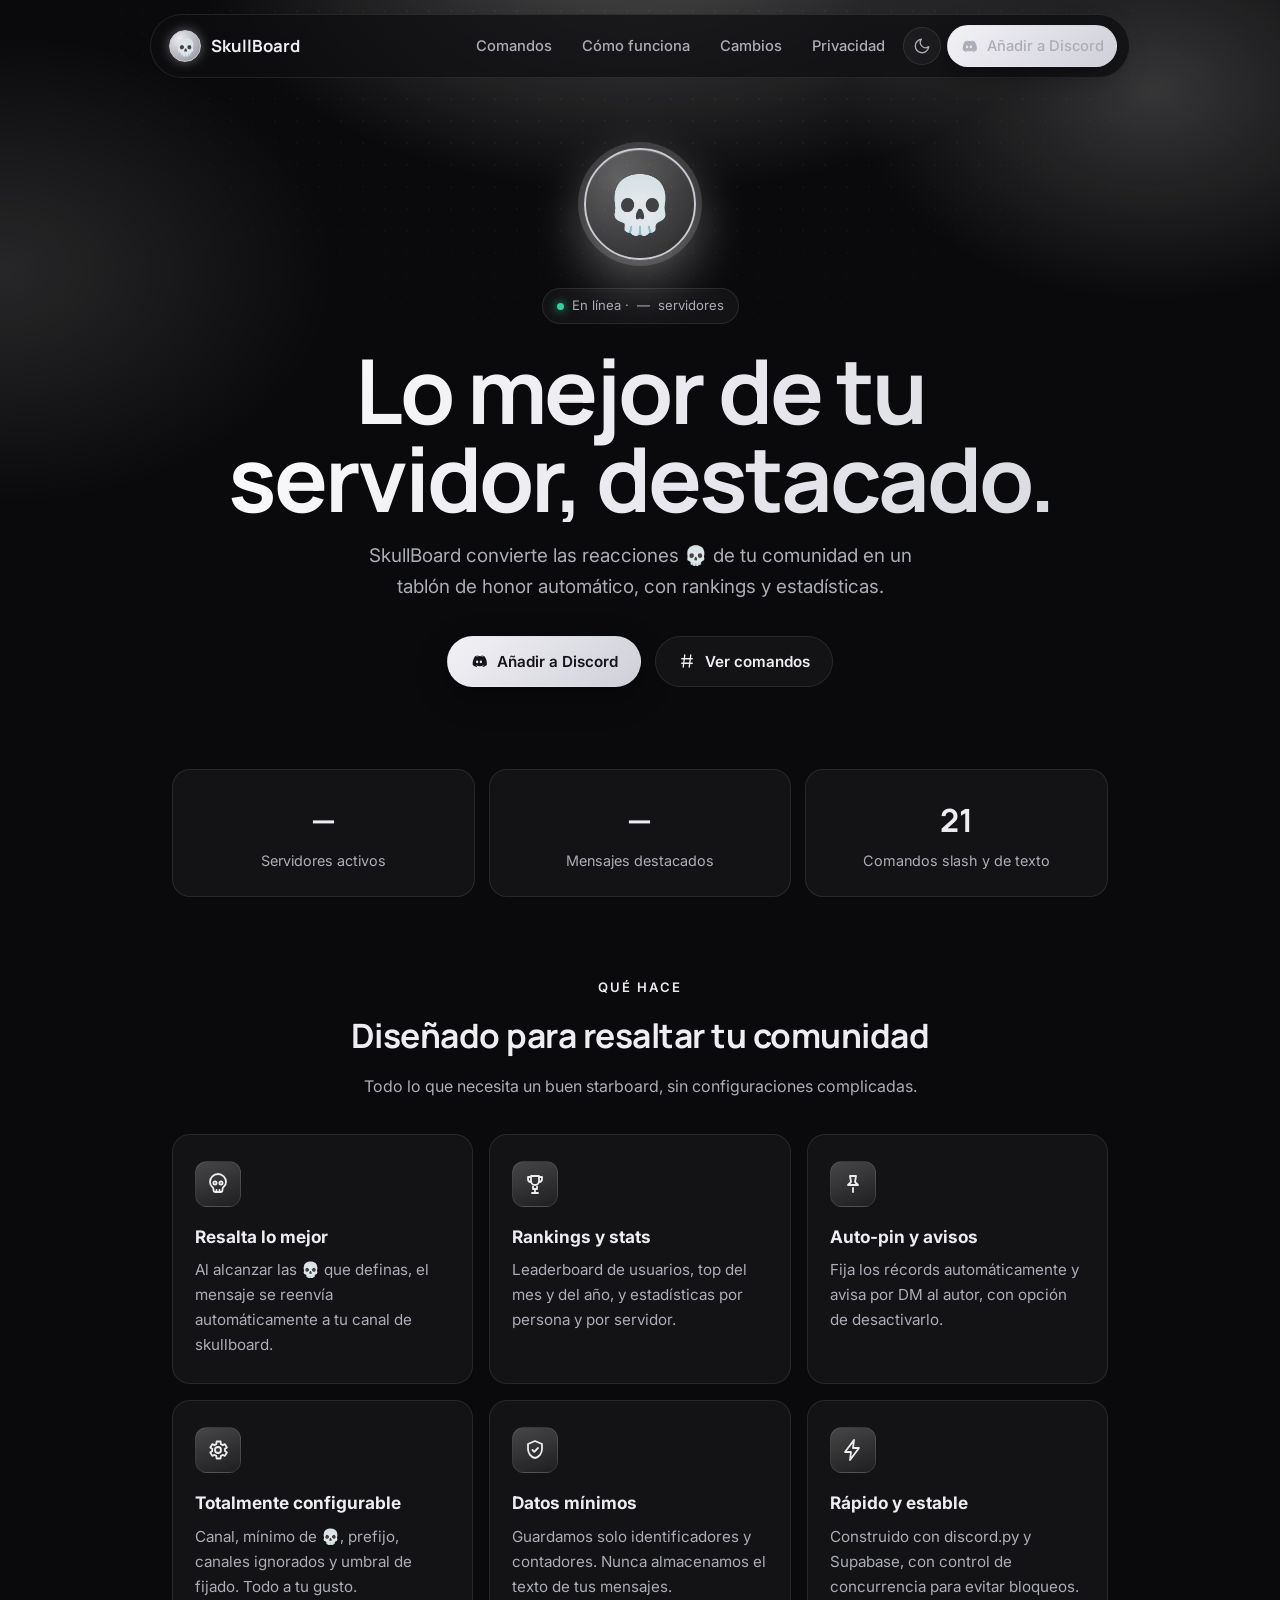
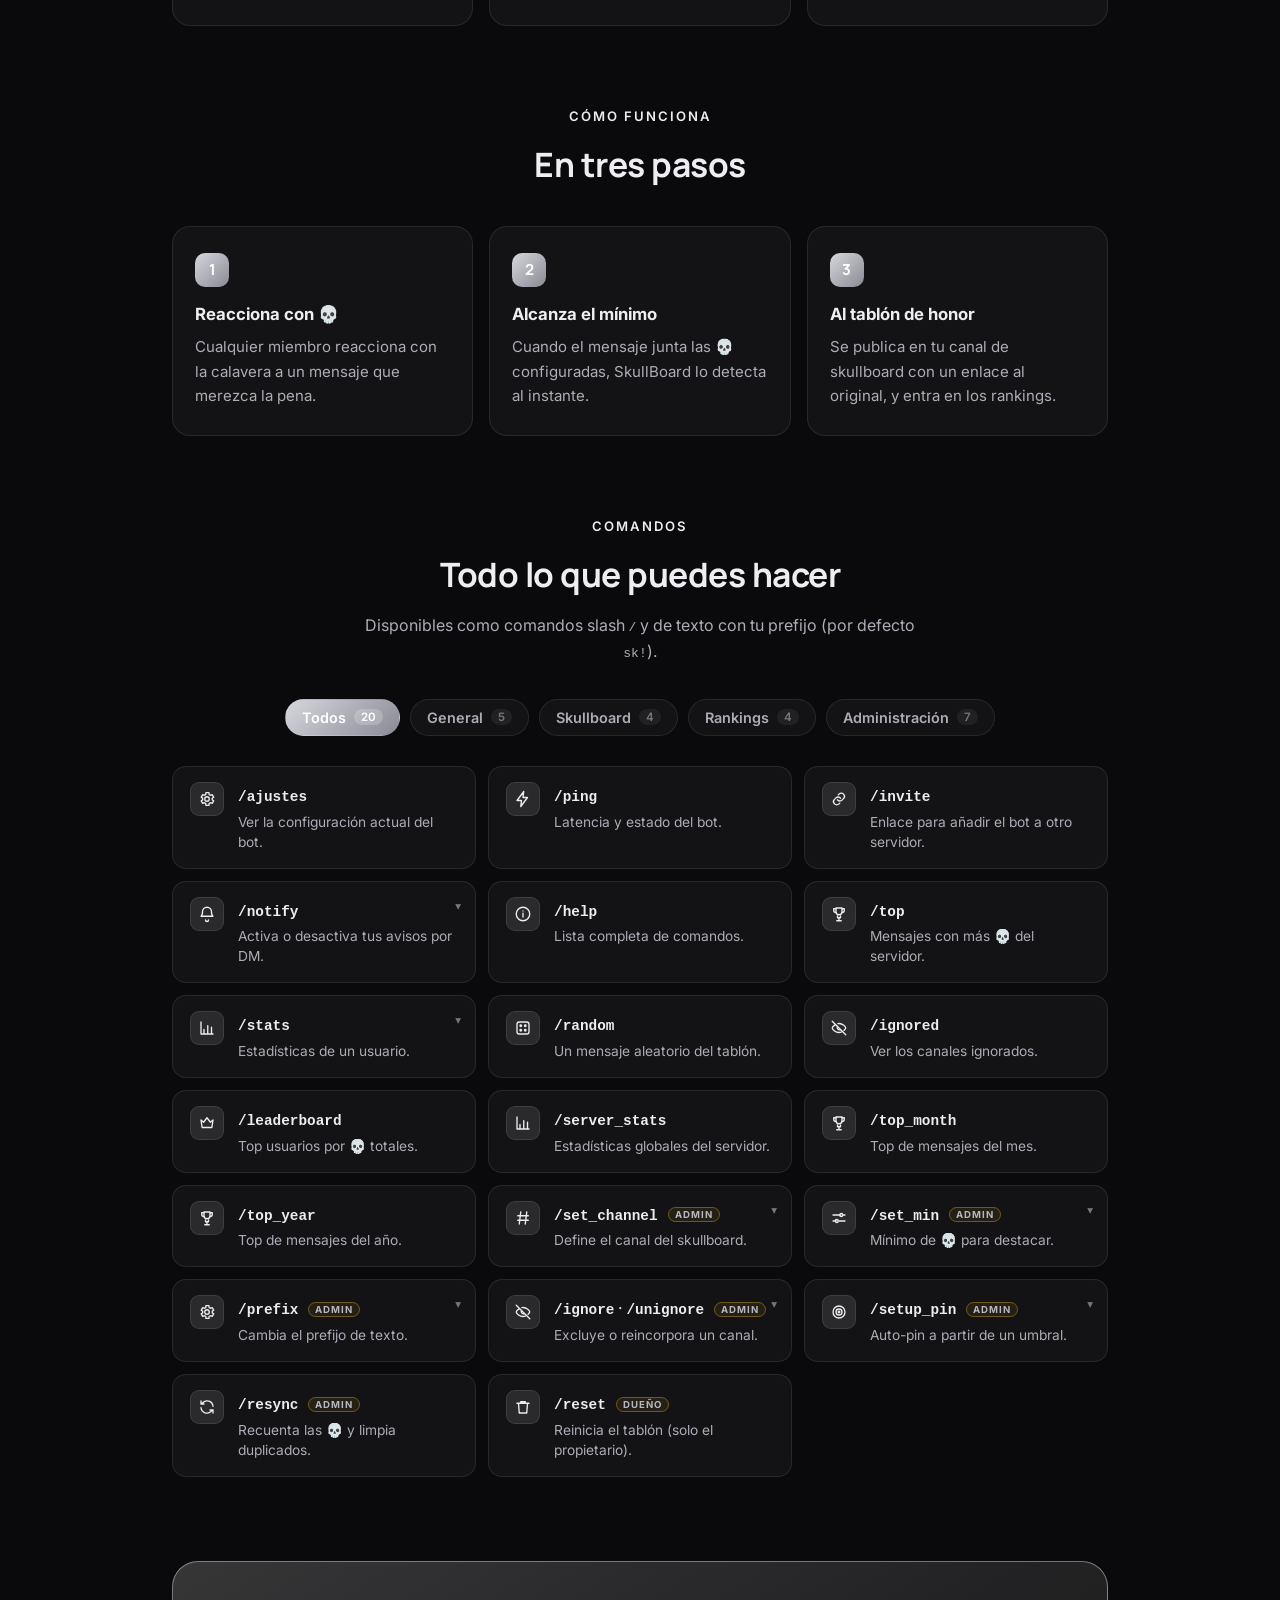
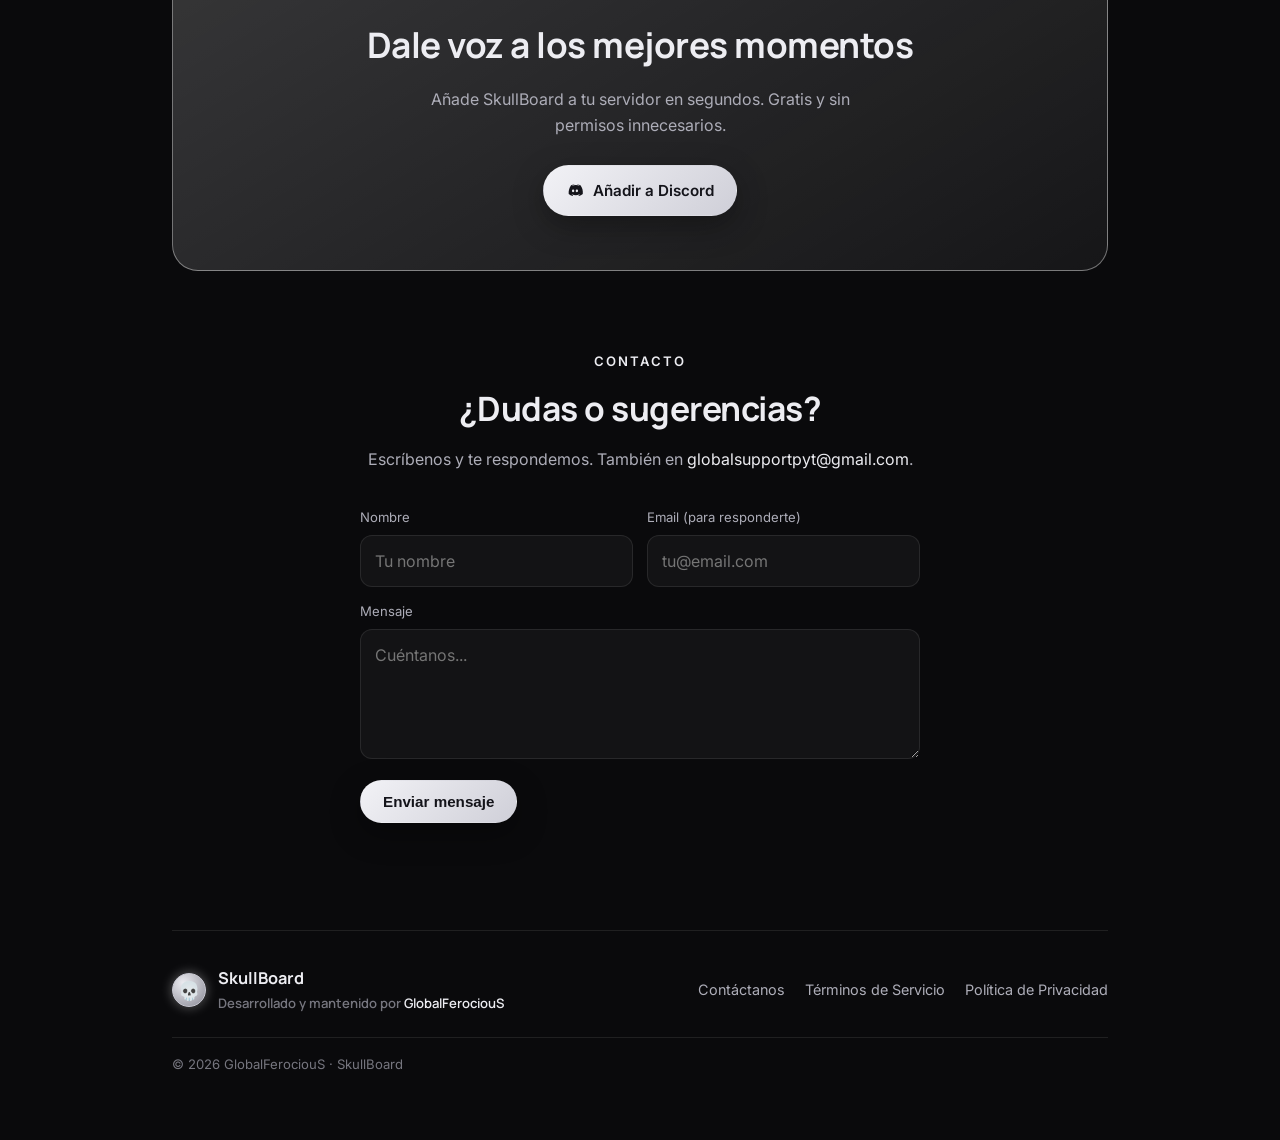
<file: index.html>
<!DOCTYPE html>
<html lang="es">
<head>
    <meta charset="utf-8">
    <meta name="viewport" content="width=device-width, initial-scale=1.0">
    <title>SkullBoard · Bot de Discord</title>
    <meta name="description" content="SkullBoard resalta los mensajes más reaccionados de tu servidor de Discord: un tablón de honor con las 💀 de tu comunidad, rankings y estadísticas.">
    <meta property="og:title" content="SkullBoard · Bot de Discord">
    <meta property="og:description" content="El starboard 💀 para tu servidor: resalta lo mejor, con rankings y estadísticas.">
    <meta name="theme-color" content="#0b0a10">
    <link rel="icon" type="image/png" href="skullboard_icon.png">
    <link rel="stylesheet" href="styles.css">
    <script>document.documentElement.dataset.theme = localStorage.getItem('skb-theme') || 'dark';</script>
</head>
<body>
    <!-- SVG sprite (iconos reutilizables) -->
    <svg style="position:absolute;width:0;height:0;overflow:hidden" aria-hidden="true" focusable="false">
        <defs>
            <symbol id="i-skull" viewBox="0 0 24 24"><path d="M12 2a8 8 0 0 0-8 8c0 2.4 1 4 2.5 5.2.6.5 1 1.2 1 2v.8a2 2 0 0 0 2 2h5a2 2 0 0 0 2-2V17c0-.8.4-1.5 1-2C19 13.9 20 12.4 20 10a8 8 0 0 0-8-8Z"/><circle cx="9" cy="11" r="1.6"/><circle cx="15" cy="11" r="1.6"/><path d="M10.5 20v-2M13.5 20v-2"/></symbol>
            <symbol id="i-trophy" viewBox="0 0 24 24"><path d="M8 4h8v5a4 4 0 0 1-8 0V4Z"/><path d="M8 5H5v2a3 3 0 0 0 3 3M16 5h3v2a3 3 0 0 1-3 3"/><path d="M10 14.5V17h4v-2.5M9 21h6M12 17v4"/></symbol>
            <symbol id="i-pin" viewBox="0 0 24 24"><path d="M9 4h6l-1 6 3 3H7l3-3-1-6Z"/><path d="M12 16v4"/></symbol>
            <symbol id="i-gear" viewBox="0 0 24 24"><circle cx="12" cy="12" r="3"/><path d="M19 12a7 7 0 0 0-.1-1l2-1.5-2-3.4-2.3 1a7 7 0 0 0-1.7-1l-.3-2.6h-4l-.3 2.6a7 7 0 0 0-1.7 1l-2.3-1-2 3.4 2 1.5a7 7 0 0 0 0 2l-2 1.5 2 3.4 2.3-1a7 7 0 0 0 1.7 1l.3 2.6h4l.3-2.6a7 7 0 0 0 1.7-1l2.3 1 2-3.4-2-1.5A7 7 0 0 0 19 12Z"/></symbol>
            <symbol id="i-shield" viewBox="0 0 24 24"><path d="M12 3l7 3v5c0 4.4-3 8.2-7 9-4-.8-7-4.6-7-9V6l7-3Z"/><path d="M9.5 12l1.8 1.8L15 10"/></symbol>
            <symbol id="i-bolt" viewBox="0 0 24 24"><path d="M13 2 4 14h6l-1 8 9-12h-6l1-8Z"/></symbol>
            <symbol id="i-crown" viewBox="0 0 24 24"><path d="M4 8l3.5 3L12 5l4.5 6L20 8l-1.5 10h-13L4 8Z"/></symbol>
            <symbol id="i-chart" viewBox="0 0 24 24"><path d="M4 20V4M4 20h16M8 20v-6M13 20V9M18 20v-9"/></symbol>
            <symbol id="i-dice" viewBox="0 0 24 24"><rect x="4" y="4" width="16" height="16" rx="3"/><circle cx="9" cy="9" r="1"/><circle cx="15" cy="15" r="1"/><circle cx="15" cy="9" r="1"/><circle cx="9" cy="15" r="1"/></symbol>
            <symbol id="i-bell" viewBox="0 0 24 24"><path d="M6 9a6 6 0 0 1 12 0c0 5 2 6 2 6H4s2-1 2-6Z"/><path d="M10 20a2 2 0 0 0 4 0"/></symbol>
            <symbol id="i-eye-off" viewBox="0 0 24 24"><path d="M3 3l18 18M10.6 6.2A9.7 9.7 0 0 1 12 6c5 0 9 4.5 9 6a11 11 0 0 1-2.4 3.2M6.3 8.2C4.3 9.4 3 11.2 3 12c0 1.5 4 6 9 6a9.4 9.4 0 0 0 3-.5"/><path d="M9.9 10.1a3 3 0 0 0 4 4"/></symbol>
            <symbol id="i-info" viewBox="0 0 24 24"><circle cx="12" cy="12" r="9"/><path d="M12 11v5M12 8h.01"/></symbol>
            <symbol id="i-link" viewBox="0 0 24 24"><path d="M10 13a4 4 0 0 0 6 .5l2-2a4 4 0 0 0-6-6l-1 1M14 11a4 4 0 0 0-6-.5l-2 2a4 4 0 0 0 6 6l1-1"/></symbol>
            <symbol id="i-hash" viewBox="0 0 24 24"><path d="M5 9h14M5 15h14M9 4 7 20M17 4l-2 16"/></symbol>
            <symbol id="i-sliders" viewBox="0 0 24 24"><path d="M4 8h10M18 8h2M4 16h4M12 16h8"/><circle cx="15" cy="8" r="2"/><circle cx="9" cy="16" r="2"/></symbol>
            <symbol id="i-target" viewBox="0 0 24 24"><circle cx="12" cy="12" r="8"/><circle cx="12" cy="12" r="4"/><circle cx="12" cy="12" r="1"/></symbol>
            <symbol id="i-sync" viewBox="0 0 24 24"><path d="M20 11A8 8 0 0 0 6.3 6.3L4 8M4 4v4h4M4 13a8 8 0 0 0 13.7 4.7L20 16M20 20v-4h-4"/></symbol>
            <symbol id="i-trash" viewBox="0 0 24 24"><path d="M4 7h16M9 7V5h6v2M6 7l1 13h10l1-13"/></symbol>
            <symbol id="i-discord" viewBox="0 0 24 24"><path d="M19.3 5.6A17 17 0 0 0 15 4.3l-.2.4a13 13 0 0 1 3.7 1.9 12 12 0 0 0-10.9 0 13 13 0 0 1 3.7-1.9L11 4.3A17 17 0 0 0 6.7 5.6C4 9.6 3.3 13.5 3.6 17.3a17 17 0 0 0 5.2 2.6l.6-1a11 11 0 0 1-1.8-.9l.4-.3a12 12 0 0 0 10 0l.4.3c-.6.4-1.2.7-1.8.9l.6 1a17 17 0 0 0 5.2-2.6c.4-4.4-.6-8.3-3.1-11.7ZM9.5 15c-.9 0-1.6-.8-1.6-1.9 0-1 .7-1.9 1.6-1.9s1.7.9 1.6 1.9c0 1.1-.7 1.9-1.6 1.9Zm5 0c-.9 0-1.6-.8-1.6-1.9 0-1 .7-1.9 1.6-1.9s1.7.9 1.6 1.9c0 1.1-.7 1.9-1.6 1.9Z" fill="currentColor" stroke="none"/></symbol>
            <symbol id="i-moon" viewBox="0 0 24 24"><path d="M21 12.8A9 9 0 1 1 11.2 3a7 7 0 0 0 9.8 9.8Z"/></symbol>
            <symbol id="i-sun" viewBox="0 0 24 24"><circle cx="12" cy="12" r="4"/><path d="M12 2v2M12 20v2M4 12H2M22 12h-2M5 5l1.5 1.5M17.5 17.5 19 19M19 5l-1.5 1.5M6.5 17.5 5 19"/></symbol>
        </defs>
    </svg>

    <nav class="nav">
        <a class="brand" href="index.html"><span class="mark">💀</span> SkullBoard</a>
        <div class="nav-links">
            <a href="#comandos">Comandos</a>
            <a href="#como-funciona">Cómo funciona</a>
            <a href="cambios.html">Cambios</a>
            <a href="privacy.html">Privacidad</a>
            <button class="theme-toggle" id="theme-toggle" type="button" aria-label="Cambiar tema claro/oscuro">
                <svg class="moon"><use href="#i-moon"/></svg><svg class="sun"><use href="#i-sun"/></svg>
            </button>
            <a class="btn btn-primary btn-sm nav-cta" href="https://discord.com/oauth2/authorize?client_id=1367463352774955059&permissions=277025508352&scope=bot+applications.commands" target="_blank" rel="noopener">
                <svg><use href="#i-discord"/></svg> Añadir a Discord
            </a>
        </div>
    </nav>

    <div class="container">
        <header class="hero">
            <div class="emblem">💀</div>
            <div class="pill"><span class="dot"></span> En línea · <span id="pill-servers">—</span> servidores</div>
            <h1>Lo mejor de tu<br>servidor, destacado.</h1>
            <p class="subtitle">SkullBoard convierte las reacciones 💀 de tu comunidad en un tablón de honor automático, con rankings y estadísticas.</p>
            <div class="cta-row">
                <a class="btn btn-primary" href="https://discord.com/oauth2/authorize?client_id=1367463352774955059&permissions=277025508352&scope=bot+applications.commands" target="_blank" rel="noopener">
                    <svg><use href="#i-discord"/></svg> Añadir a Discord
                </a>
                <a class="btn btn-ghost" href="#comandos"><svg><use href="#i-hash"/></svg> Ver comandos</a>
            </div>
        </header>

        <section class="stats" aria-label="Resumen">
            <div class="stat"><div class="num" id="stat-servers">—</div><div class="lbl">Servidores activos</div></div>
            <div class="stat"><div class="num" id="stat-highlighted">—</div><div class="lbl">Mensajes destacados</div></div>
            <div class="stat"><div class="num">21</div><div class="lbl">Comandos slash y de texto</div></div>
        </section>

        <section class="section">
            <div class="section-head">
                <span class="kicker">Qué hace</span>
                <h2>Diseñado para resaltar tu comunidad</h2>
                <p>Todo lo que necesita un buen starboard, sin configuraciones complicadas.</p>
            </div>
            <div class="features">
                <div class="feature">
                    <div class="ico"><svg class="icon"><use href="#i-skull"/></svg></div>
                    <h3>Resalta lo mejor</h3>
                    <p>Al alcanzar las 💀 que definas, el mensaje se reenvía automáticamente a tu canal de skullboard.</p>
                </div>
                <div class="feature">
                    <div class="ico"><svg class="icon"><use href="#i-trophy"/></svg></div>
                    <h3>Rankings y stats</h3>
                    <p>Leaderboard de usuarios, top del mes y del año, y estadísticas por persona y por servidor.</p>
                </div>
                <div class="feature">
                    <div class="ico"><svg class="icon"><use href="#i-pin"/></svg></div>
                    <h3>Auto-pin y avisos</h3>
                    <p>Fija los récords automáticamente y avisa por DM al autor, con opción de desactivarlo.</p>
                </div>
                <div class="feature">
                    <div class="ico"><svg class="icon"><use href="#i-gear"/></svg></div>
                    <h3>Totalmente configurable</h3>
                    <p>Canal, mínimo de 💀, prefijo, canales ignorados y umbral de fijado. Todo a tu gusto.</p>
                </div>
                <div class="feature">
                    <div class="ico"><svg class="icon"><use href="#i-shield"/></svg></div>
                    <h3>Datos mínimos</h3>
                    <p>Guardamos solo identificadores y contadores. Nunca almacenamos el texto de tus mensajes.</p>
                </div>
                <div class="feature">
                    <div class="ico"><svg class="icon"><use href="#i-bolt"/></svg></div>
                    <h3>Rápido y estable</h3>
                    <p>Construido con discord.py y Supabase, con control de concurrencia para evitar bloqueos.</p>
                </div>
            </div>
        </section>

        <section class="section" id="como-funciona">
            <div class="section-head">
                <span class="kicker">Cómo funciona</span>
                <h2>En tres pasos</h2>
            </div>
            <div class="steps">
                <div class="step">
                    <h3>Reacciona con 💀</h3>
                    <p>Cualquier miembro reacciona con la calavera a un mensaje que merezca la pena.</p>
                </div>
                <div class="step">
                    <h3>Alcanza el mínimo</h3>
                    <p>Cuando el mensaje junta las 💀 configuradas, SkullBoard lo detecta al instante.</p>
                </div>
                <div class="step">
                    <h3>Al tablón de honor</h3>
                    <p>Se publica en tu canal de skullboard con un enlace al original, y entra en los rankings.</p>
                </div>
            </div>
        </section>

        <section class="section" id="comandos">
            <div class="section-head">
                <span class="kicker">Comandos</span>
                <h2>Todo lo que puedes hacer</h2>
                <p>Disponibles como comandos slash <code>/</code> y de texto con tu prefijo (por defecto <code>sk!</code>).</p>
            </div>

            <div class="filters" role="tablist" aria-label="Filtrar comandos">
                <button class="filter-chip active" data-cat="all">Todos <span class="count">20</span></button>
                <button class="filter-chip" data-cat="general">General <span class="count">5</span></button>
                <button class="filter-chip" data-cat="skull">Skullboard <span class="count">4</span></button>
                <button class="filter-chip" data-cat="rank">Rankings <span class="count">4</span></button>
                <button class="filter-chip" data-cat="admin">Administración <span class="count">7</span></button>
            </div>

            <div class="cmd-grid" id="cmd-grid">
                <div class="cmd" data-cat="general"><span class="c-ico"><svg><use href="#i-gear"/></svg></span><div><code>/ajustes</code><div class="c-desc">Ver la configuración actual del bot.</div></div></div>
                <div class="cmd" data-cat="general"><span class="c-ico"><svg><use href="#i-bolt"/></svg></span><div><code>/ping</code><div class="c-desc">Latencia y estado del bot.</div></div></div>
                <div class="cmd" data-cat="general"><span class="c-ico"><svg><use href="#i-link"/></svg></span><div><code>/invite</code><div class="c-desc">Enlace para añadir el bot a otro servidor.</div></div></div>
                <div class="cmd has-params" data-cat="general"><span class="c-ico"><svg><use href="#i-bell"/></svg></span><span class="c-caret">▾</span><div><code>/notify</code><div class="c-desc">Activa o desactiva tus avisos por DM.</div><div class="c-params"><div class="param"><code>estado</code><span class="opt">opcional</span><span class="ptype">on / off</span></div><div class="pdesc">Sin valor, muestra tu estado actual. <code>on</code> activa, <code>off</code> desactiva.</div></div></div></div>
                <div class="cmd" data-cat="general"><span class="c-ico"><svg><use href="#i-info"/></svg></span><div><code>/help</code><div class="c-desc">Lista completa de comandos.</div></div></div>

                <div class="cmd" data-cat="skull"><span class="c-ico"><svg><use href="#i-trophy"/></svg></span><div><code>/top</code><div class="c-desc">Mensajes con más 💀 del servidor.</div></div></div>
                <div class="cmd has-params" data-cat="skull"><span class="c-ico"><svg><use href="#i-chart"/></svg></span><span class="c-caret">▾</span><div><code>/stats</code><div class="c-desc">Estadísticas de un usuario.</div><div class="c-params"><div class="param"><code>usuario</code><span class="opt">opcional</span><span class="ptype">miembro</span></div><div class="pdesc">Usuario del que ver las estadísticas. Si lo omites, muestra las tuyas.</div></div></div></div>
                <div class="cmd" data-cat="skull"><span class="c-ico"><svg><use href="#i-dice"/></svg></span><div><code>/random</code><div class="c-desc">Un mensaje aleatorio del tablón.</div></div></div>
                <div class="cmd" data-cat="skull"><span class="c-ico"><svg><use href="#i-eye-off"/></svg></span><div><code>/ignored</code><div class="c-desc">Ver los canales ignorados.</div></div></div>

                <div class="cmd" data-cat="rank"><span class="c-ico"><svg><use href="#i-crown"/></svg></span><div><code>/leaderboard</code><div class="c-desc">Top usuarios por 💀 totales.</div></div></div>
                <div class="cmd" data-cat="rank"><span class="c-ico"><svg><use href="#i-chart"/></svg></span><div><code>/server_stats</code><div class="c-desc">Estadísticas globales del servidor.</div></div></div>
                <div class="cmd" data-cat="rank"><span class="c-ico"><svg><use href="#i-trophy"/></svg></span><div><code>/top_month</code><div class="c-desc">Top de mensajes del mes.</div></div></div>
                <div class="cmd" data-cat="rank"><span class="c-ico"><svg><use href="#i-trophy"/></svg></span><div><code>/top_year</code><div class="c-desc">Top de mensajes del año.</div></div></div>

                <div class="cmd has-params" data-cat="admin"><span class="c-ico"><svg><use href="#i-hash"/></svg></span><span class="c-caret">▾</span><div><code>/set_channel</code> <span class="tag">Admin</span><div class="c-desc">Define el canal del skullboard.</div><div class="c-params"><div class="param"><code>channel</code><span class="req">obligatorio</span><span class="ptype">canal de texto</span></div><div class="pdesc">Canal donde se publicarán los mensajes destacados.</div></div></div></div>
                <div class="cmd has-params" data-cat="admin"><span class="c-ico"><svg><use href="#i-sliders"/></svg></span><span class="c-caret">▾</span><div><code>/set_min</code> <span class="tag">Admin</span><div class="c-desc">Mínimo de 💀 para destacar.</div><div class="c-params"><div class="param"><code>cantidad</code><span class="req">obligatorio</span><span class="ptype">número ≥ 1</span></div><div class="pdesc">Reacciones 💀 necesarias para que un mensaje llegue al tablón.</div></div></div></div>
                <div class="cmd has-params" data-cat="admin"><span class="c-ico"><svg><use href="#i-gear"/></svg></span><span class="c-caret">▾</span><div><code>/prefix</code> <span class="tag">Admin</span><div class="c-desc">Cambia el prefijo de texto.</div><div class="c-params"><div class="param"><code>nuevo_prefijo</code><span class="req">obligatorio</span><span class="ptype">texto (máx 10)</span></div><div class="pdesc">Prefijo para los comandos de texto (por defecto <code>sk!</code>).</div></div></div></div>
                <div class="cmd has-params" data-cat="admin"><span class="c-ico"><svg><use href="#i-eye-off"/></svg></span><span class="c-caret">▾</span><div><code>/ignore</code> · <code>/unignore</code> <span class="tag">Admin</span><div class="c-desc">Excluye o reincorpora un canal.</div><div class="c-params"><div class="param"><code>canal</code><span class="req">obligatorio</span><span class="ptype">canal de texto</span></div><div class="pdesc">Canal a excluir (<code>/ignore</code>) o volver a incluir (<code>/unignore</code>) del skullboard.</div></div></div></div>
                <div class="cmd has-params" data-cat="admin"><span class="c-ico"><svg><use href="#i-target"/></svg></span><span class="c-caret">▾</span><div><code>/setup_pin</code> <span class="tag">Admin</span><div class="c-desc">Auto-pin a partir de un umbral.</div><div class="c-params"><div class="param"><code>umbral</code><span class="req">obligatorio</span><span class="ptype">número ≥ 0</span></div><div class="pdesc">💀 para fijar el mensaje automáticamente. <code>0</code> desactiva el auto-pin.</div></div></div></div>
                <div class="cmd" data-cat="admin"><span class="c-ico"><svg><use href="#i-sync"/></svg></span><div><code>/resync</code> <span class="tag">Admin</span><div class="c-desc">Recuenta las 💀 y limpia duplicados.</div></div></div>
                <div class="cmd" data-cat="admin"><span class="c-ico"><svg><use href="#i-trash"/></svg></span><div><code>/reset</code> <span class="tag">Dueño</span><div class="c-desc">Reinicia el tablón (solo el propietario).</div></div></div>
            </div>
        </section>

        <section class="cta-band">
            <h2>Dale voz a los mejores momentos</h2>
            <p>Añade SkullBoard a tu servidor en segundos. Gratis y sin permisos innecesarios.</p>
            <a class="btn btn-primary" href="https://discord.com/oauth2/authorize?client_id=1367463352774955059&permissions=277025508352&scope=bot+applications.commands" target="_blank" rel="noopener">
                <svg><use href="#i-discord"/></svg> Añadir a Discord
            </a>
        </section>

        <section class="section" id="contacto">
            <div class="section-head">
                <span class="kicker">Contacto</span>
                <h2>¿Dudas o sugerencias?</h2>
                <p>Escríbenos y te respondemos. También en <a href="mailto:globalsupportpyt@gmail.com">globalsupportpyt@gmail.com</a>.</p>
            </div>
            <form class="contact-form" id="contact-form">
                <div class="row">
                    <div>
                        <label for="c-name">Nombre</label>
                        <input id="c-name" name="name" type="text" maxlength="80" placeholder="Tu nombre">
                    </div>
                    <div>
                        <label for="c-email">Email (para responderte)</label>
                        <input id="c-email" name="email" type="email" maxlength="120" placeholder="tu@email.com">
                    </div>
                </div>
                <div>
                    <label for="c-msg">Mensaje</label>
                    <textarea id="c-msg" name="message" maxlength="4000" required placeholder="Cuéntanos..."></textarea>
                </div>
                <input class="hp" type="text" name="website" tabindex="-1" autocomplete="off" aria-hidden="true">
                <button class="btn btn-primary" type="submit" id="c-submit">Enviar mensaje</button>
                <div class="form-msg" id="c-status" role="status" aria-live="polite"></div>
            </form>
        </section>

        <footer class="site">
            <div class="f-top">
                <div class="f-brand">
                    <span class="mark">💀</span>
                    <div>
                        <div class="f-name">SkullBoard</div>
                        <div class="f-made">Desarrollado y mantenido por <b>GlobalFerociouS</b></div>
                    </div>
                </div>
                <div class="f-links">
                    <a href="#contacto">Contáctanos</a>
                    <a href="terms.html">Términos de Servicio</a>
                    <a href="privacy.html">Política de Privacidad</a>
                </div>
            </div>
            <div class="f-copy">© 2026 GlobalFerociouS · SkullBoard</div>
        </footer>
    </div>

    <script>
        const chips = document.querySelectorAll('.filter-chip');
        const cmds  = document.querySelectorAll('#cmd-grid .cmd');
        chips.forEach(chip => chip.addEventListener('click', () => {
            chips.forEach(c => c.classList.remove('active'));
            chip.classList.add('active');
            const cat = chip.dataset.cat;
            cmds.forEach(cmd => { cmd.hidden = cat !== 'all' && cmd.dataset.cat !== cat; });
        }));

        // Expandir parámetros al pulsar una tarjeta de comando
        document.querySelectorAll('#cmd-grid .cmd.has-params').forEach(c =>
            c.addEventListener('click', () => c.classList.toggle('open')));

        // Toggle claro/oscuro
        document.getElementById('theme-toggle').addEventListener('click', () => {
            const next = document.documentElement.dataset.theme === 'light' ? 'dark' : 'light';
            document.documentElement.dataset.theme = next;
            localStorage.setItem('skb-theme', next);
        });

        // Stats en vivo (endpoint del bot, con cache 60s en el servidor)
        fetch('https://skullboard-fqf1.onrender.com/api/stats')
            .then(r => r.json())
            .then(d => {
                const fmt = n => (n == null ? '—' : n.toLocaleString('es-ES'));
                document.getElementById('pill-servers').textContent = fmt(d.servers);
                document.getElementById('stat-servers').textContent = fmt(d.servers);
                document.getElementById('stat-highlighted').textContent = fmt(d.highlighted);
            })
            .catch(() => {});

        // Formulario de contacto
        const form = document.getElementById('contact-form');
        form.addEventListener('submit', async (e) => {
            e.preventDefault();
            const btn = document.getElementById('c-submit');
            const status = document.getElementById('c-status');
            const body = {
                name: form.name.value, email: form.email.value,
                message: form.message.value, website: form.website.value
            };
            btn.disabled = true; status.className = 'form-msg'; status.textContent = 'Enviando…';
            try {
                const r = await fetch('https://skullboard-fqf1.onrender.com/api/contact', {
                    method: 'POST', headers: { 'Content-Type': 'application/json' }, body: JSON.stringify(body)
                });
                const d = await r.json().catch(() => ({}));
                if (r.ok && d.ok) {
                    status.className = 'form-msg ok'; status.textContent = '✅ ¡Mensaje enviado! Te responderemos pronto.';
                    form.reset();
                } else {
                    status.className = 'form-msg err'; status.textContent = '❌ ' + (d.error || 'No se pudo enviar. Inténtalo más tarde.');
                }
            } catch {
                status.className = 'form-msg err'; status.textContent = '❌ Error de conexión. Inténtalo más tarde.';
            } finally {
                btn.disabled = false;
            }
        });
    </script>
</body>
</html>
</file>
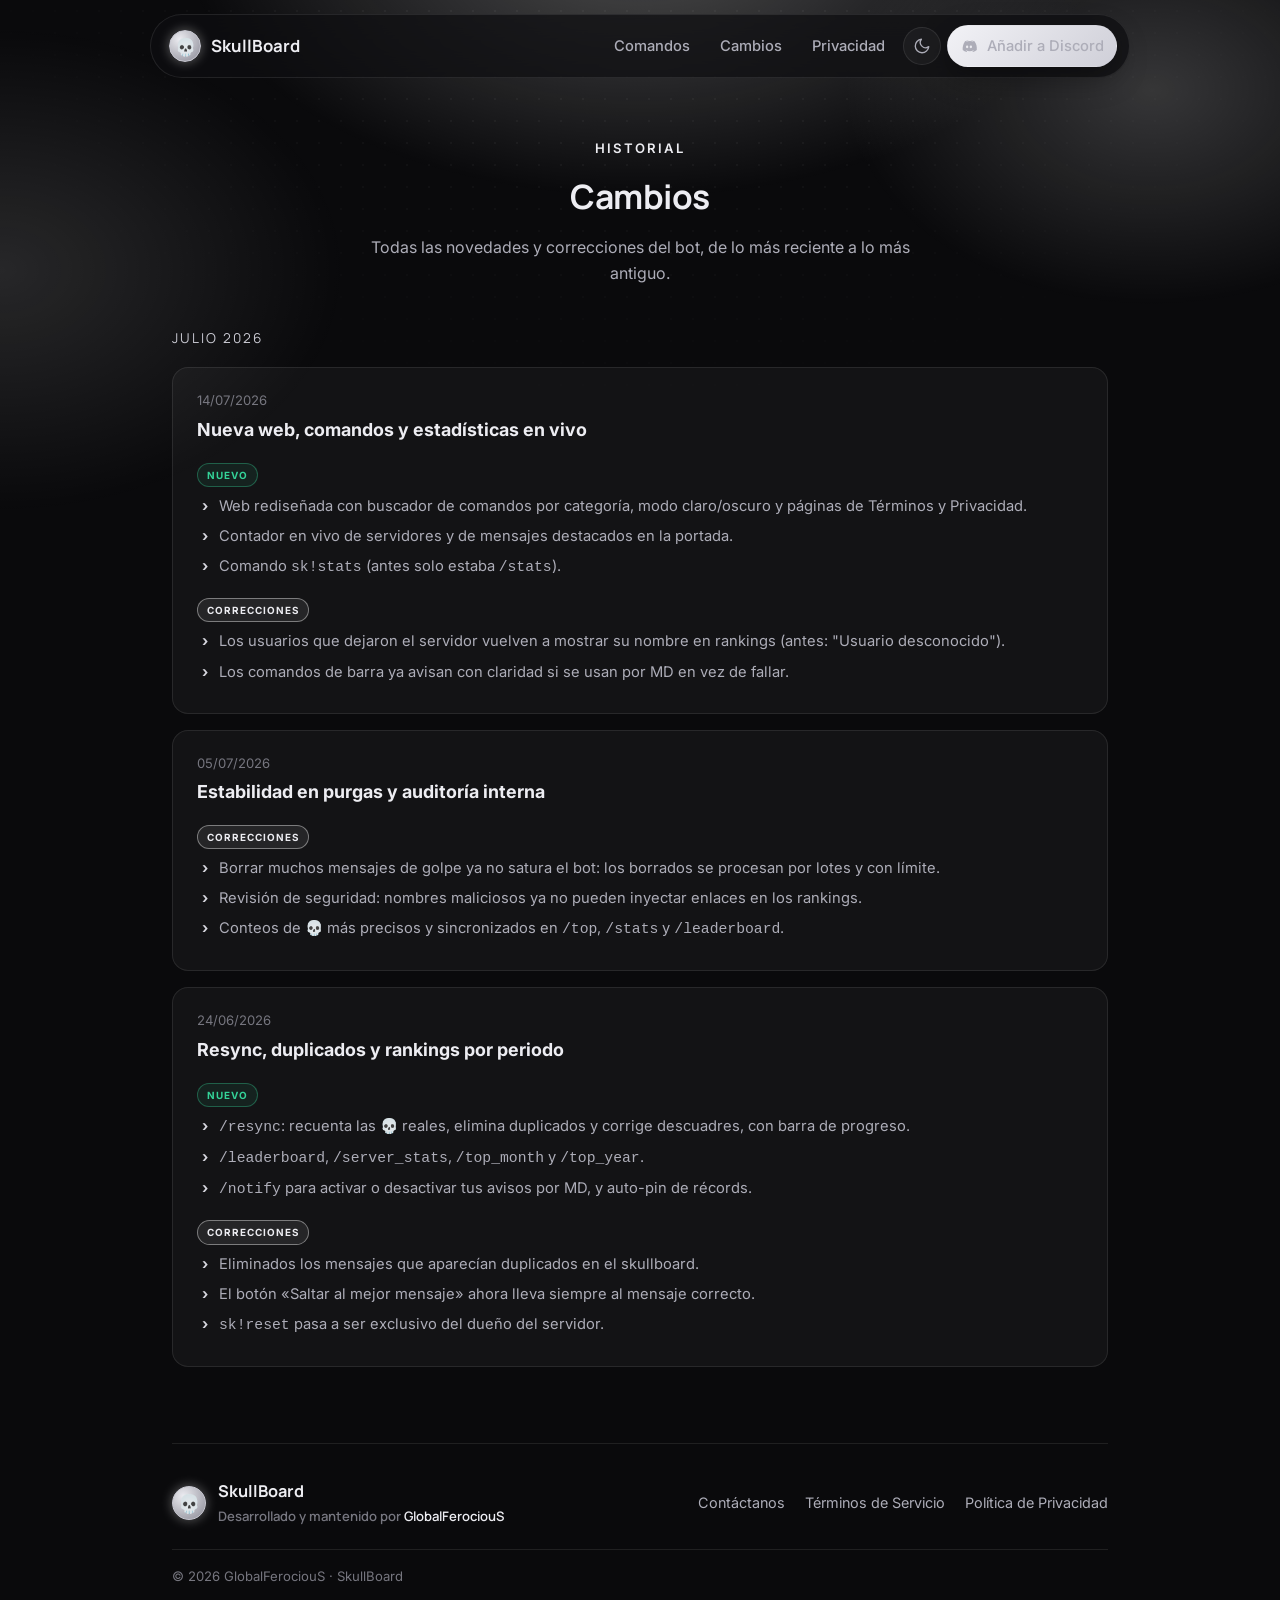
<file: cambios.html>
<!DOCTYPE html>
<html lang="es">
<head>
    <meta charset="utf-8">
    <meta name="viewport" content="width=device-width, initial-scale=1.0">
    <title>SkullBoard · Cambios</title>
    <meta name="description" content="Historial de cambios y novedades del bot SkullBoard.">
    <link rel="icon" type="image/png" href="skullboard_icon.png">
    <link rel="stylesheet" href="styles.css">
    <script>document.documentElement.dataset.theme = localStorage.getItem('skb-theme') || 'dark';</script>
</head>
<body>
    <svg style="position:absolute;width:0;height:0;overflow:hidden" aria-hidden="true" focusable="false">
        <defs>
            <symbol id="i-moon" viewBox="0 0 24 24"><path d="M21 12.8A9 9 0 1 1 11.2 3a7 7 0 0 0 9.8 9.8Z"/></symbol>
            <symbol id="i-sun" viewBox="0 0 24 24"><circle cx="12" cy="12" r="4"/><path d="M12 2v2M12 20v2M4 12H2M22 12h-2M5 5l1.5 1.5M17.5 17.5 19 19M19 5l-1.5 1.5M6.5 17.5 5 19"/></symbol>
            <symbol id="i-discord" viewBox="0 0 24 24"><path d="M19.3 5.6A17 17 0 0 0 15 4.3l-.2.4a13 13 0 0 1 3.7 1.9 12 12 0 0 0-10.9 0 13 13 0 0 1 3.7-1.9L11 4.3A17 17 0 0 0 6.7 5.6C4 9.6 3.3 13.5 3.6 17.3a17 17 0 0 0 5.2 2.6l.6-1a11 11 0 0 1-1.8-.9l.4-.3a12 12 0 0 0 10 0l.4.3c-.6.4-1.2.7-1.8.9l.6 1a17 17 0 0 0 5.2-2.6c.4-4.4-.6-8.3-3.1-11.7ZM9.5 15c-.9 0-1.6-.8-1.6-1.9 0-1 .7-1.9 1.6-1.9s1.7.9 1.6 1.9c0 1.1-.7 1.9-1.6 1.9Zm5 0c-.9 0-1.6-.8-1.6-1.9 0-1 .7-1.9 1.6-1.9s1.7.9 1.6 1.9c0 1.1-.7 1.9-1.6 1.9Z" fill="currentColor" stroke="none"/></symbol>
        </defs>
    </svg>

    <nav class="nav">
        <a class="brand" href="index.html"><span class="mark">💀</span> SkullBoard</a>
        <div class="nav-links">
            <a href="index.html#comandos">Comandos</a>
            <a href="cambios.html">Cambios</a>
            <a href="privacy.html">Privacidad</a>
            <button class="theme-toggle" id="theme-toggle" type="button" aria-label="Cambiar tema claro/oscuro">
                <svg class="moon"><use href="#i-moon"/></svg><svg class="sun"><use href="#i-sun"/></svg>
            </button>
            <a class="btn btn-primary btn-sm nav-cta" href="https://discord.com/oauth2/authorize?client_id=1367463352774955059&permissions=277025508352&scope=bot+applications.commands" target="_blank" rel="noopener">
                <svg><use href="#i-discord"/></svg> Añadir a Discord
            </a>
        </div>
    </nav>

    <div class="container">
        <div class="section-head" style="margin-top:56px">
            <span class="kicker">Historial</span>
            <h2>Cambios</h2>
            <p>Todas las novedades y correcciones del bot, de lo más reciente a lo más antiguo.</p>
        </div>

        <div class="chg-month">Julio 2026</div>

        <article class="chg">
            <div class="date">14/07/2026</div>
            <h3>Nueva web, comandos y estadísticas en vivo</h3>
            <span class="chg-tag new">Nuevo</span>
            <ul>
                <li>Web rediseñada con buscador de comandos por categoría, modo claro/oscuro y páginas de Términos y Privacidad.</li>
                <li>Contador en vivo de servidores y de mensajes destacados en la portada.</li>
                <li>Comando <code>sk!stats</code> (antes solo estaba <code>/stats</code>).</li>
            </ul>
            <span class="chg-tag fix">Correcciones</span>
            <ul>
                <li>Los usuarios que dejaron el servidor vuelven a mostrar su nombre en rankings (antes: "Usuario desconocido").</li>
                <li>Los comandos de barra ya avisan con claridad si se usan por MD en vez de fallar.</li>
            </ul>
        </article>

        <article class="chg">
            <div class="date">05/07/2026</div>
            <h3>Estabilidad en purgas y auditoría interna</h3>
            <span class="chg-tag fix">Correcciones</span>
            <ul>
                <li>Borrar muchos mensajes de golpe ya no satura el bot: los borrados se procesan por lotes y con límite.</li>
                <li>Revisión de seguridad: nombres maliciosos ya no pueden inyectar enlaces en los rankings.</li>
                <li>Conteos de 💀 más precisos y sincronizados en <code>/top</code>, <code>/stats</code> y <code>/leaderboard</code>.</li>
            </ul>
        </article>

        <article class="chg">
            <div class="date">24/06/2026</div>
            <h3>Resync, duplicados y rankings por periodo</h3>
            <span class="chg-tag new">Nuevo</span>
            <ul>
                <li><code>/resync</code>: recuenta las 💀 reales, elimina duplicados y corrige descuadres, con barra de progreso.</li>
                <li><code>/leaderboard</code>, <code>/server_stats</code>, <code>/top_month</code> y <code>/top_year</code>.</li>
                <li><code>/notify</code> para activar o desactivar tus avisos por MD, y auto-pin de récords.</li>
            </ul>
            <span class="chg-tag fix">Correcciones</span>
            <ul>
                <li>Eliminados los mensajes que aparecían duplicados en el skullboard.</li>
                <li>El botón «Saltar al mejor mensaje» ahora lleva siempre al mensaje correcto.</li>
                <li><code>sk!reset</code> pasa a ser exclusivo del dueño del servidor.</li>
            </ul>
        </article>

        <footer class="site">
            <div class="f-top">
                <div class="f-brand">
                    <span class="mark">💀</span>
                    <div>
                        <div class="f-name">SkullBoard</div>
                        <div class="f-made">Desarrollado y mantenido por <b>GlobalFerociouS</b></div>
                    </div>
                </div>
                <div class="f-links">
                    <a href="mailto:globalsupportpyt@gmail.com">Contáctanos</a>
                    <a href="terms.html">Términos de Servicio</a>
                    <a href="privacy.html">Política de Privacidad</a>
                </div>
            </div>
            <div class="f-copy">© 2026 GlobalFerociouS · SkullBoard</div>
        </footer>
    </div>

    <script>
        document.getElementById('theme-toggle').addEventListener('click', () => {
            const next = document.documentElement.dataset.theme === 'light' ? 'dark' : 'light';
            document.documentElement.dataset.theme = next;
            localStorage.setItem('skb-theme', next);
        });
    </script>
</body>
</html>
</file>
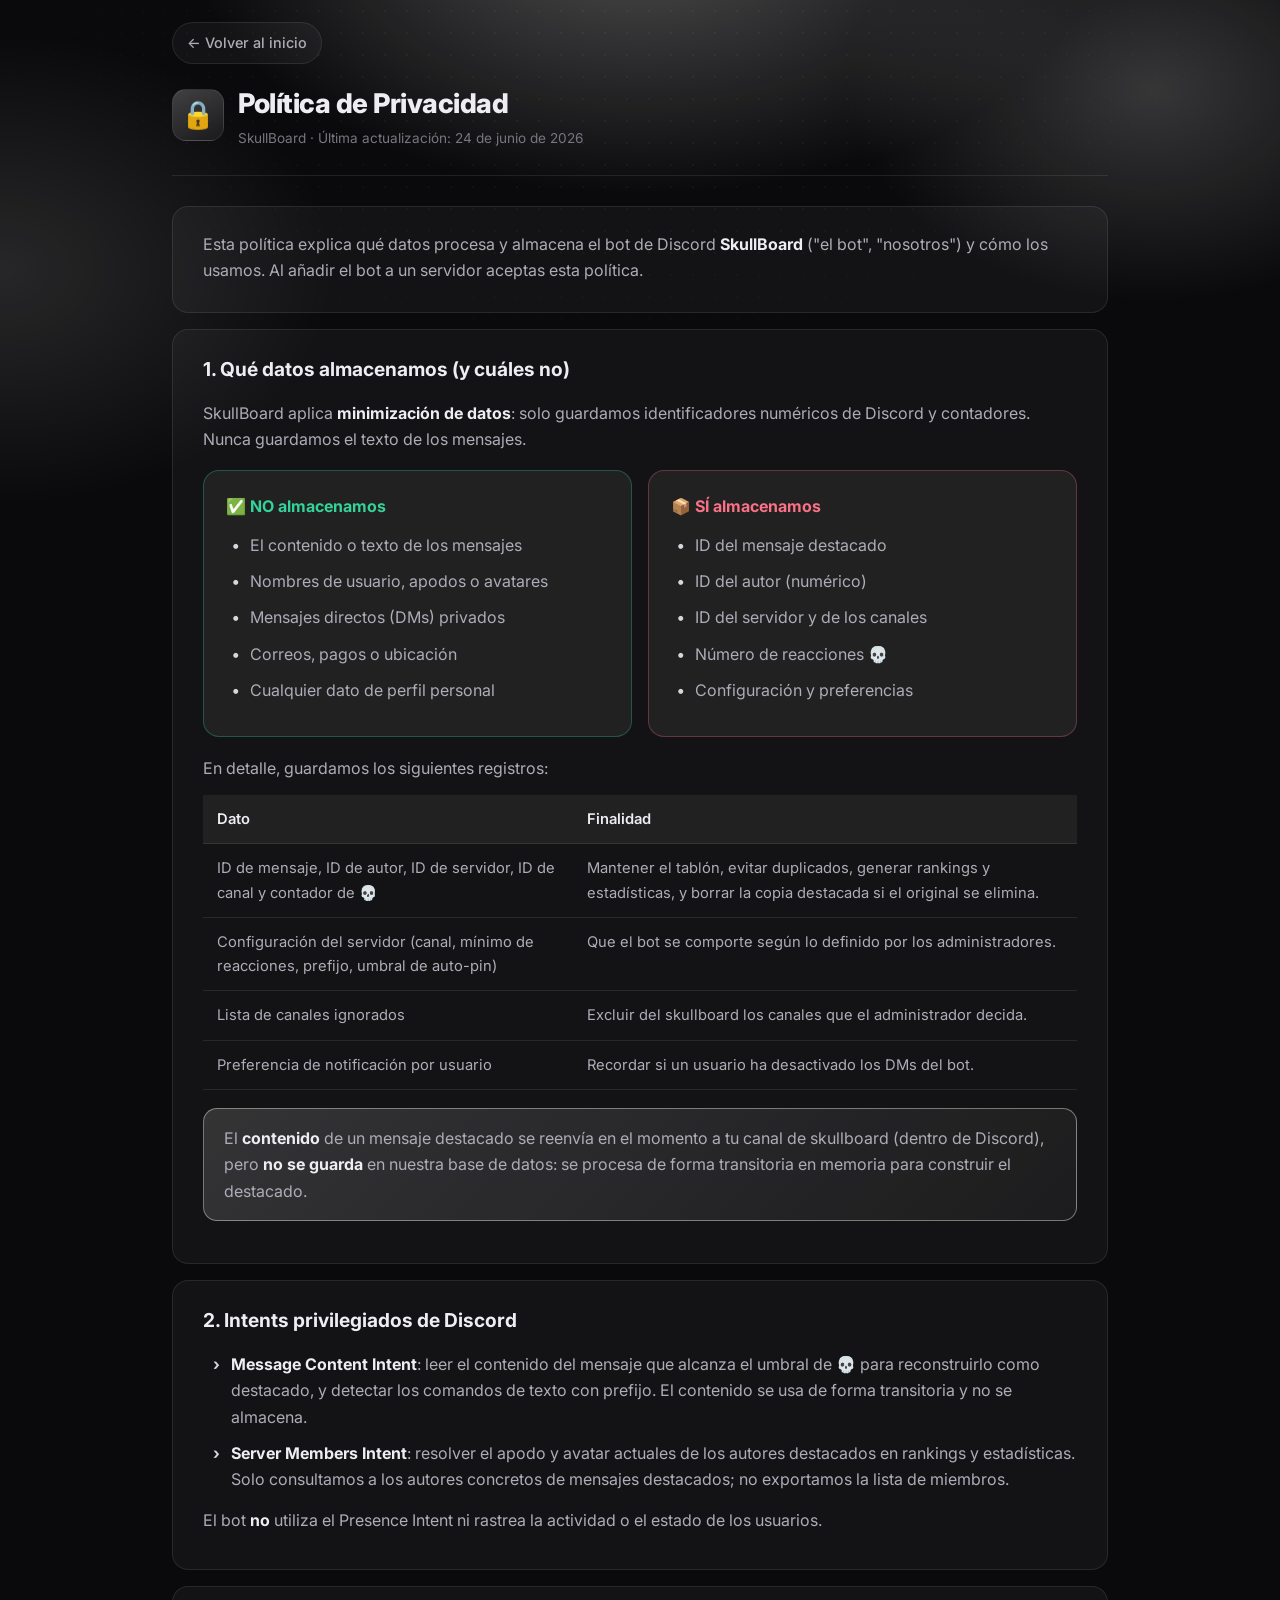
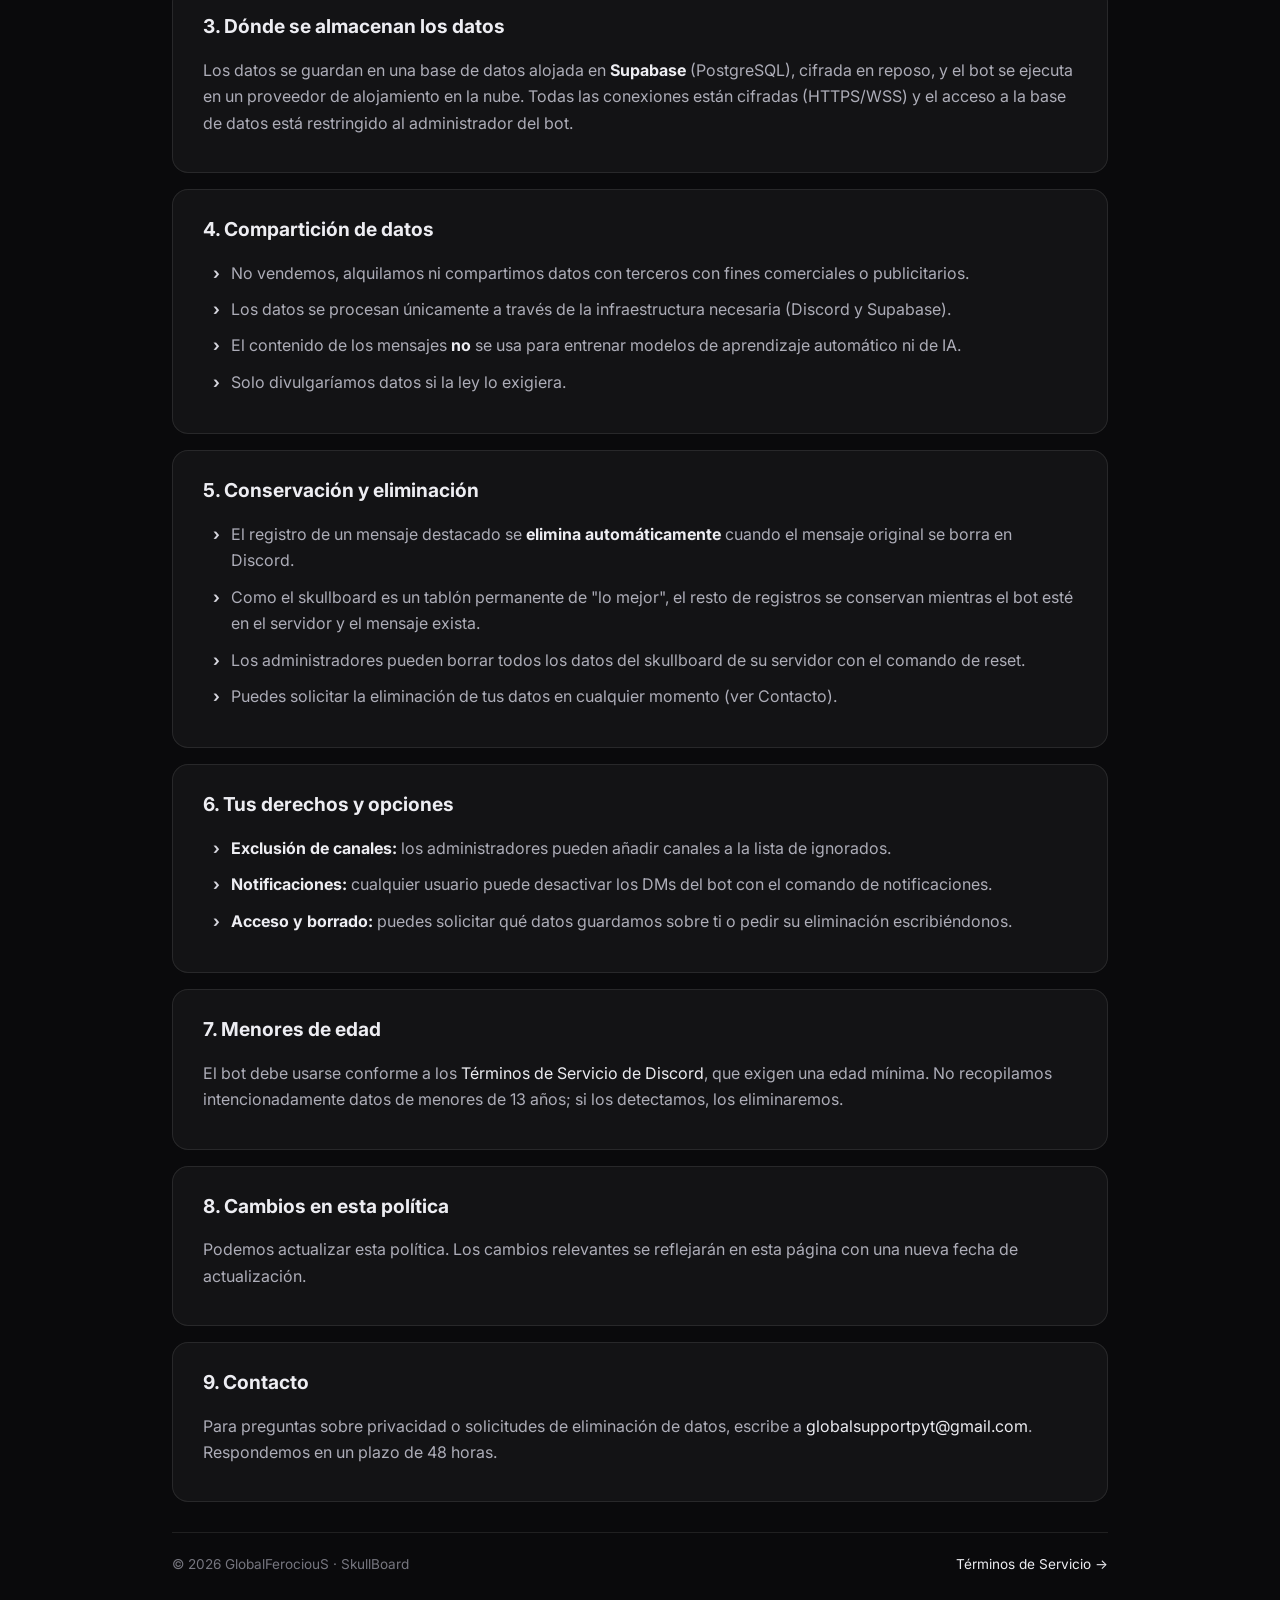
<file: privacy.html>
<!DOCTYPE html>
<html lang="es">
<head>
    <meta charset="utf-8">
    <meta name="viewport" content="width=device-width, initial-scale=1.0">
    <title>SkullBoard · Política de Privacidad</title>
    <link rel="icon" type="image/png" href="skullboard_icon.png">
    <link rel="stylesheet" href="styles.css">
    <script>document.documentElement.dataset.theme = localStorage.getItem('skb-theme') || 'dark';</script>
</head>
<body>
    <div class="container">
        <a href="index.html" class="back">← Volver al inicio</a>

        <div class="doc-head">
            <div class="title">
                <div class="emoji">🔒</div>
                <div>
                    <h1>Política de Privacidad</h1>
                    <div class="meta">SkullBoard · Última actualización: 24 de junio de 2026</div>
                </div>
            </div>
        </div>

        <article class="doc cards">
            <section class="doc-card">
                <p class="lead">Esta política explica qué datos procesa y almacena el bot de Discord <strong>SkullBoard</strong> ("el bot", "nosotros") y cómo los usamos. Al añadir el bot a un servidor aceptas esta política.</p>
            </section>

            <section class="doc-card">
                <h2>1. Qué datos almacenamos (y cuáles no)</h2>
                <p>SkullBoard aplica <strong>minimización de datos</strong>: solo guardamos identificadores numéricos de Discord y contadores. Nunca guardamos el texto de los mensajes.</p>
                <div class="boxes">
                    <div class="box nostore">
                        <h3>✅ NO almacenamos</h3>
                        <ul>
                            <li>El contenido o texto de los mensajes</li>
                            <li>Nombres de usuario, apodos o avatares</li>
                            <li>Mensajes directos (DMs) privados</li>
                            <li>Correos, pagos o ubicación</li>
                            <li>Cualquier dato de perfil personal</li>
                        </ul>
                    </div>
                    <div class="box store">
                        <h3>📦 SÍ almacenamos</h3>
                        <ul>
                            <li>ID del mensaje destacado</li>
                            <li>ID del autor (numérico)</li>
                            <li>ID del servidor y de los canales</li>
                            <li>Número de reacciones 💀</li>
                            <li>Configuración y preferencias</li>
                        </ul>
                    </div>
                </div>
                <p>En detalle, guardamos los siguientes registros:</p>
                <table class="data">
                    <tr><th>Dato</th><th>Finalidad</th></tr>
                    <tr><td>ID de mensaje, ID de autor, ID de servidor, ID de canal y contador de 💀</td><td>Mantener el tablón, evitar duplicados, generar rankings y estadísticas, y borrar la copia destacada si el original se elimina.</td></tr>
                    <tr><td>Configuración del servidor (canal, mínimo de reacciones, prefijo, umbral de auto-pin)</td><td>Que el bot se comporte según lo definido por los administradores.</td></tr>
                    <tr><td>Lista de canales ignorados</td><td>Excluir del skullboard los canales que el administrador decida.</td></tr>
                    <tr><td>Preferencia de notificación por usuario</td><td>Recordar si un usuario ha desactivado los DMs del bot.</td></tr>
                </table>
                <div class="note">El <strong>contenido</strong> de un mensaje destacado se reenvía en el momento a tu canal de skullboard (dentro de Discord), pero <strong>no se guarda</strong> en nuestra base de datos: se procesa de forma transitoria en memoria para construir el destacado.</div>
            </section>

            <section class="doc-card">
                <h2>2. Intents privilegiados de Discord</h2>
                <ul>
                    <li><strong>Message Content Intent</strong>: leer el contenido del mensaje que alcanza el umbral de 💀 para reconstruirlo como destacado, y detectar los comandos de texto con prefijo. El contenido se usa de forma transitoria y no se almacena.</li>
                    <li><strong>Server Members Intent</strong>: resolver el apodo y avatar actuales de los autores destacados en rankings y estadísticas. Solo consultamos a los autores concretos de mensajes destacados; no exportamos la lista de miembros.</li>
                </ul>
                <p>El bot <strong>no</strong> utiliza el Presence Intent ni rastrea la actividad o el estado de los usuarios.</p>
            </section>

            <section class="doc-card">
                <h2>3. Dónde se almacenan los datos</h2>
                <p>Los datos se guardan en una base de datos alojada en <strong>Supabase</strong> (PostgreSQL), cifrada en reposo, y el bot se ejecuta en un proveedor de alojamiento en la nube. Todas las conexiones están cifradas (HTTPS/WSS) y el acceso a la base de datos está restringido al administrador del bot.</p>
            </section>

            <section class="doc-card">
                <h2>4. Compartición de datos</h2>
                <ul>
                    <li>No vendemos, alquilamos ni compartimos datos con terceros con fines comerciales o publicitarios.</li>
                    <li>Los datos se procesan únicamente a través de la infraestructura necesaria (Discord y Supabase).</li>
                    <li>El contenido de los mensajes <strong>no</strong> se usa para entrenar modelos de aprendizaje automático ni de IA.</li>
                    <li>Solo divulgaríamos datos si la ley lo exigiera.</li>
                </ul>
            </section>

            <section class="doc-card">
                <h2>5. Conservación y eliminación</h2>
                <ul>
                    <li>El registro de un mensaje destacado se <strong>elimina automáticamente</strong> cuando el mensaje original se borra en Discord.</li>
                    <li>Como el skullboard es un tablón permanente de "lo mejor", el resto de registros se conservan mientras el bot esté en el servidor y el mensaje exista.</li>
                    <li>Los administradores pueden borrar todos los datos del skullboard de su servidor con el comando de reset.</li>
                    <li>Puedes solicitar la eliminación de tus datos en cualquier momento (ver Contacto).</li>
                </ul>
            </section>

            <section class="doc-card">
                <h2>6. Tus derechos y opciones</h2>
                <ul>
                    <li><strong>Exclusión de canales:</strong> los administradores pueden añadir canales a la lista de ignorados.</li>
                    <li><strong>Notificaciones:</strong> cualquier usuario puede desactivar los DMs del bot con el comando de notificaciones.</li>
                    <li><strong>Acceso y borrado:</strong> puedes solicitar qué datos guardamos sobre ti o pedir su eliminación escribiéndonos.</li>
                </ul>
            </section>

            <section class="doc-card">
                <h2>7. Menores de edad</h2>
                <p>El bot debe usarse conforme a los <a href="https://discord.com/terms" target="_blank" rel="noopener">Términos de Servicio de Discord</a>, que exigen una edad mínima. No recopilamos intencionadamente datos de menores de 13 años; si los detectamos, los eliminaremos.</p>
            </section>

            <section class="doc-card">
                <h2>8. Cambios en esta política</h2>
                <p>Podemos actualizar esta política. Los cambios relevantes se reflejarán en esta página con una nueva fecha de actualización.</p>
            </section>

            <section class="doc-card">
                <h2>9. Contacto</h2>
                <p>Para preguntas sobre privacidad o solicitudes de eliminación de datos, escribe a <a href="mailto:globalsupportpyt@gmail.com">globalsupportpyt@gmail.com</a>. Respondemos en un plazo de 48 horas.</p>
            </section>

            <div class="doc-footer">
                <span>© 2026 GlobalFerociouS · SkullBoard</span>
                <a href="terms.html">Términos de Servicio →</a>
            </div>
        </article>
    </div>
</body>
</html>
</file>
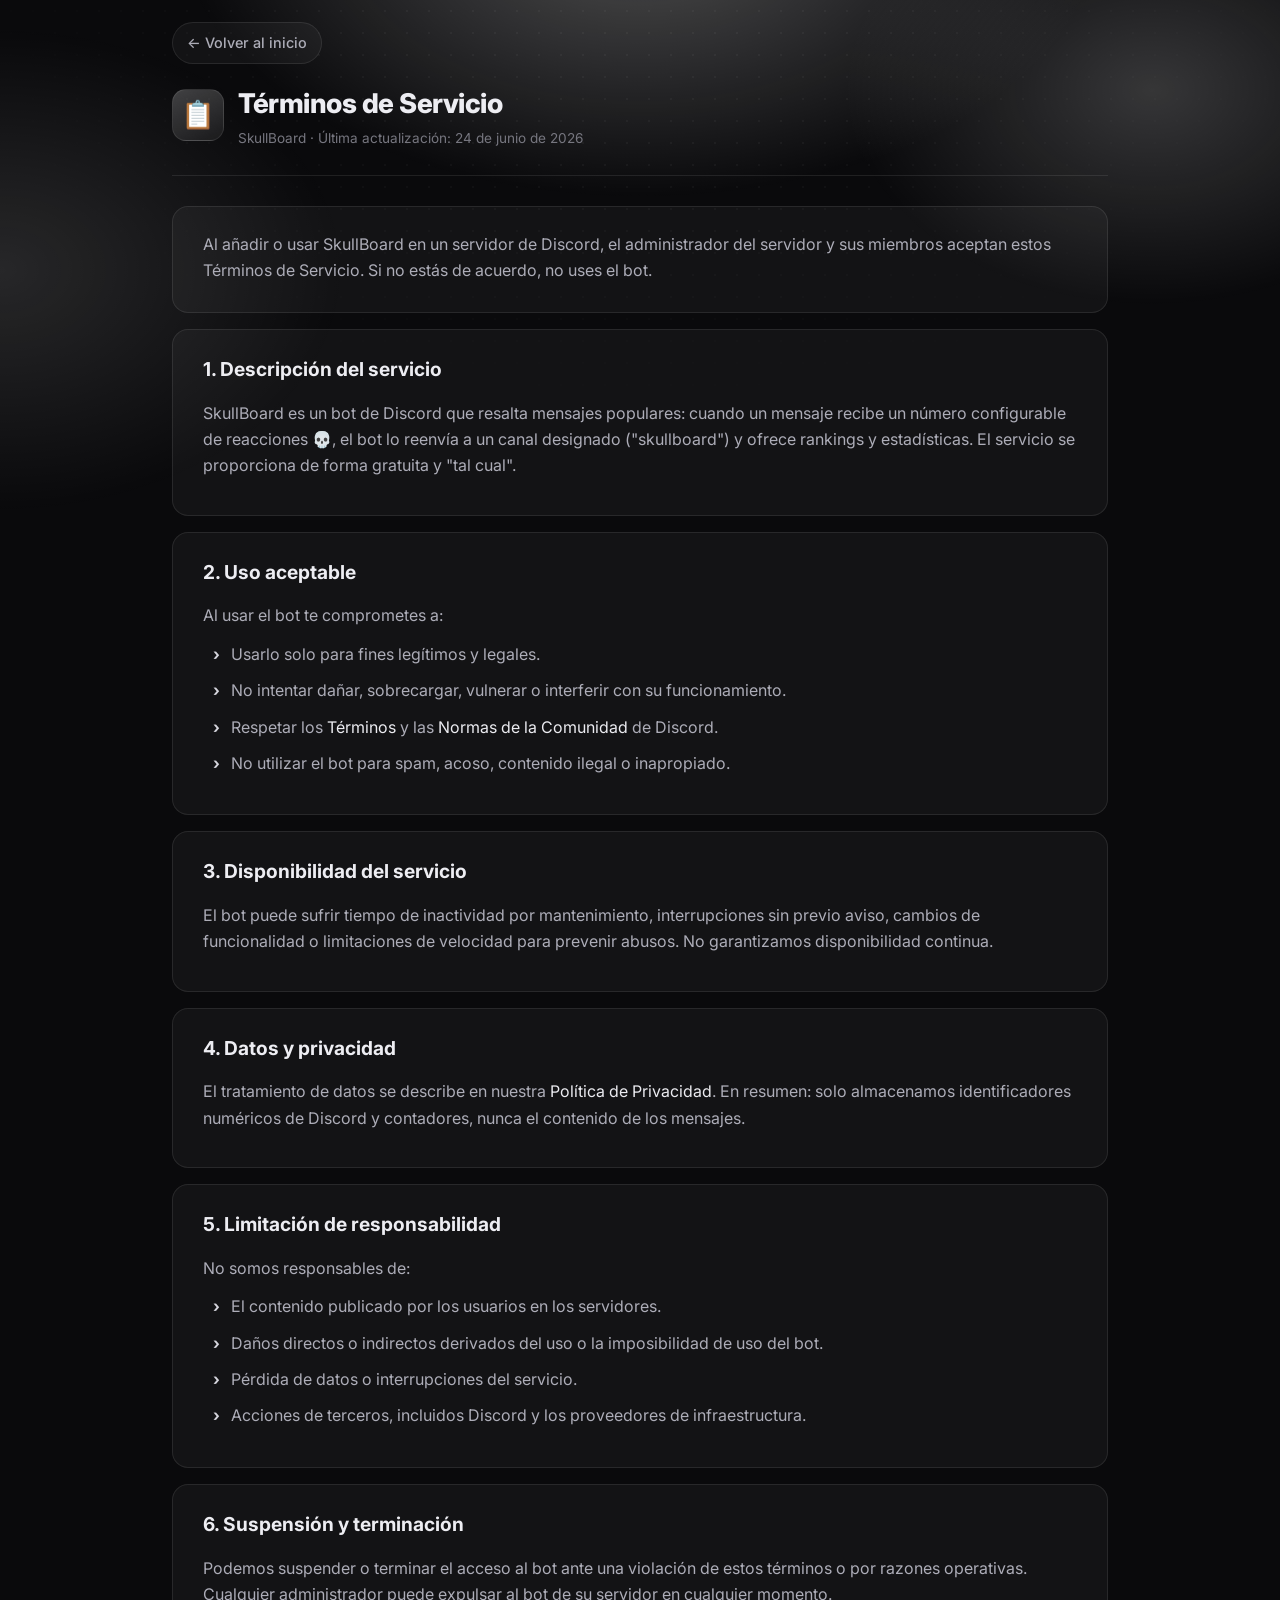
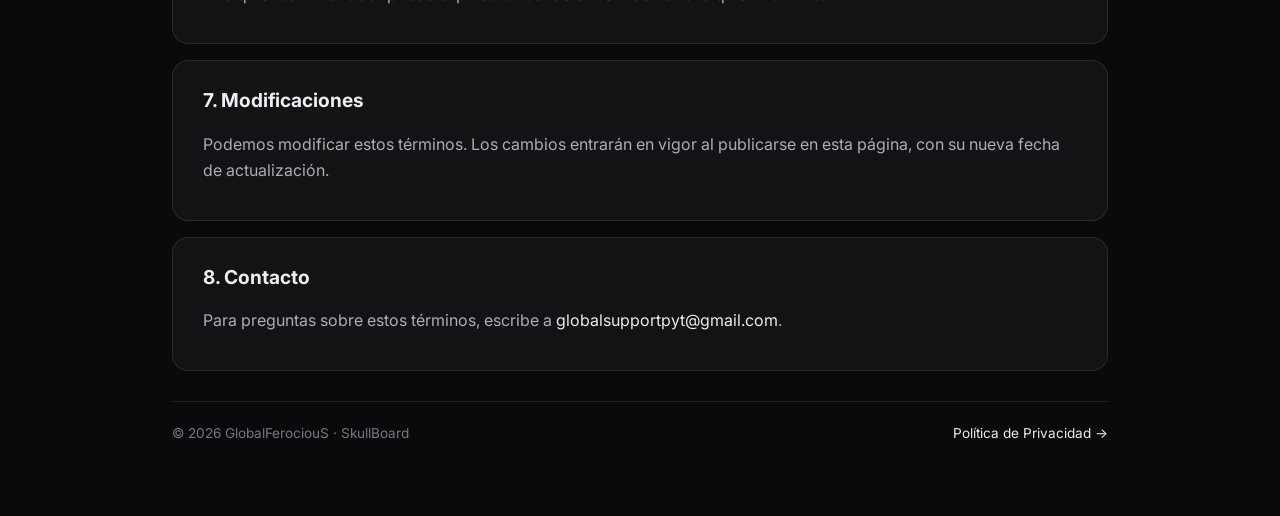
<file: terms.html>
<!DOCTYPE html>
<html lang="es">
<head>
    <meta charset="utf-8">
    <meta name="viewport" content="width=device-width, initial-scale=1.0">
    <title>SkullBoard · Términos de Servicio</title>
    <link rel="icon" type="image/png" href="skullboard_icon.png">
    <link rel="stylesheet" href="styles.css">
    <script>document.documentElement.dataset.theme = localStorage.getItem('skb-theme') || 'dark';</script>
</head>
<body>
    <div class="container">
        <a href="index.html" class="back">← Volver al inicio</a>

        <div class="doc-head">
            <div class="title">
                <div class="emoji">📋</div>
                <div>
                    <h1>Términos de Servicio</h1>
                    <div class="meta">SkullBoard · Última actualización: 24 de junio de 2026</div>
                </div>
            </div>
        </div>

        <article class="doc cards">
            <section class="doc-card">
                <p class="lead">Al añadir o usar SkullBoard en un servidor de Discord, el administrador del servidor y sus miembros aceptan estos Términos de Servicio. Si no estás de acuerdo, no uses el bot.</p>
            </section>

            <section class="doc-card">
                <h2>1. Descripción del servicio</h2>
                <p>SkullBoard es un bot de Discord que resalta mensajes populares: cuando un mensaje recibe un número configurable de reacciones 💀, el bot lo reenvía a un canal designado ("skullboard") y ofrece rankings y estadísticas. El servicio se proporciona de forma gratuita y "tal cual".</p>
            </section>

            <section class="doc-card">
                <h2>2. Uso aceptable</h2>
                <p>Al usar el bot te comprometes a:</p>
                <ul>
                    <li>Usarlo solo para fines legítimos y legales.</li>
                    <li>No intentar dañar, sobrecargar, vulnerar o interferir con su funcionamiento.</li>
                    <li>Respetar los <a href="https://discord.com/terms" target="_blank" rel="noopener">Términos</a> y las <a href="https://discord.com/guidelines" target="_blank" rel="noopener">Normas de la Comunidad</a> de Discord.</li>
                    <li>No utilizar el bot para spam, acoso, contenido ilegal o inapropiado.</li>
                </ul>
            </section>

            <section class="doc-card">
                <h2>3. Disponibilidad del servicio</h2>
                <p>El bot puede sufrir tiempo de inactividad por mantenimiento, interrupciones sin previo aviso, cambios de funcionalidad o limitaciones de velocidad para prevenir abusos. No garantizamos disponibilidad continua.</p>
            </section>

            <section class="doc-card">
                <h2>4. Datos y privacidad</h2>
                <p>El tratamiento de datos se describe en nuestra <a href="privacy.html">Política de Privacidad</a>. En resumen: solo almacenamos identificadores numéricos de Discord y contadores, nunca el contenido de los mensajes.</p>
            </section>

            <section class="doc-card">
                <h2>5. Limitación de responsabilidad</h2>
                <p>No somos responsables de:</p>
                <ul>
                    <li>El contenido publicado por los usuarios en los servidores.</li>
                    <li>Daños directos o indirectos derivados del uso o la imposibilidad de uso del bot.</li>
                    <li>Pérdida de datos o interrupciones del servicio.</li>
                    <li>Acciones de terceros, incluidos Discord y los proveedores de infraestructura.</li>
                </ul>
            </section>

            <section class="doc-card">
                <h2>6. Suspensión y terminación</h2>
                <p>Podemos suspender o terminar el acceso al bot ante una violación de estos términos o por razones operativas. Cualquier administrador puede expulsar al bot de su servidor en cualquier momento.</p>
            </section>

            <section class="doc-card">
                <h2>7. Modificaciones</h2>
                <p>Podemos modificar estos términos. Los cambios entrarán en vigor al publicarse en esta página, con su nueva fecha de actualización.</p>
            </section>

            <section class="doc-card">
                <h2>8. Contacto</h2>
                <p>Para preguntas sobre estos términos, escribe a <a href="mailto:globalsupportpyt@gmail.com">globalsupportpyt@gmail.com</a>.</p>
            </section>

            <div class="doc-footer">
                <span>© 2026 GlobalFerociouS · SkullBoard</span>
                <a href="privacy.html">Política de Privacidad →</a>
            </div>
        </article>
    </div>
</body>
</html>
</file>
<file: styles.css>
/* ====== SkullBoard · Design System ====== */
@import url('https://fonts.googleapis.com/css2?family=Inter:wght@400;500;600;700;800;900&family=Manrope:wght@500;600;700;800&display=swap');

:root {
    --bg: #0a0a0c;
    --bg-soft: #15131f;
    --surface: rgba(255, 255, 255, 0.04);
    --surface-2: rgba(255, 255, 255, 0.06);
    --border: rgba(255, 255, 255, 0.09);
    --border-strong: rgba(255,255,255, 0.4);
    --violet: #d6d6de;
    --violet-2: #ececf1;
    --violet-deep: #8a8a95;
    --gold: #c9c9d2;
    --glow: rgba(255,255,255, 0.35);
    --ink: #ededf2;
    --ink-soft: #adadb8;
    --ink-dim: #76767f;
    --good: #34d399;
    --bad: #fb7185;
    --admin: #b7b7c2;
    --radius: 18px;
    --maxw: 980px;
    --display: 'Manrope', 'Inter', sans-serif;
}

* { margin: 0; padding: 0; box-sizing: border-box; }

html { scroll-behavior: smooth; }

body {
    font-family: 'Inter', system-ui, -apple-system, 'Segoe UI', sans-serif;
    color: var(--ink);
    background: var(--bg);
    line-height: 1.65;
    -webkit-font-smoothing: antialiased;
    overflow-x: hidden;
}

body::before {
    content: "";
    position: fixed;
    inset: 0;
    z-index: -2;
    background:
        radial-gradient(60vw 50vh at 50% -8%, rgba(255,255,255, 0.28), transparent 60%),
        radial-gradient(40vw 40vh at 90% 10%, rgba(255,255,255, 0.18), transparent 60%),
        radial-gradient(45vw 45vh at 0% 30%, rgba(255,255,255, 0.12), transparent 60%);
}
body::after {
    content: "";
    position: fixed;
    inset: 0;
    z-index: -1;
    background-image: radial-gradient(rgba(255,255,255,0.04) 1px, transparent 1px);
    background-size: 22px 22px;
    mask-image: radial-gradient(70% 60% at 50% 0%, #000 30%, transparent 80%);
}

.container { max-width: var(--maxw); margin: 0 auto; padding: 0 22px 72px; }

a { color: var(--violet-2); text-decoration: none; }
a:hover { text-decoration: underline; }

/* Iconos de contorno por defecto (el símbolo de Discord sobreescribe con fill) */
svg { display: block; width: 24px; height: 24px; fill: none; stroke: currentColor; stroke-width: 1.8; stroke-linecap: round; stroke-linejoin: round; }
.icon { width: 24px; height: 24px; }

:focus-visible { outline: 2px solid var(--violet-2); outline-offset: 3px; border-radius: 6px; }

/* ====== Nav ====== */
.nav {
    position: sticky; top: 14px; z-index: 50;
    display: flex; align-items: center; justify-content: space-between;
    gap: 16px; margin: 14px auto 0; padding: 10px 12px 10px 18px;
    max-width: var(--maxw);
    background: rgba(14, 14, 17, 0.72);
    backdrop-filter: blur(14px);
    border: 1px solid var(--border);
    border-radius: 999px;
}
.brand { display: inline-flex; align-items: center; gap: 10px; font-family: var(--display); font-weight: 700; font-size: 1.05rem; color: var(--ink); }
.brand:hover { text-decoration: none; }
.brand .mark {
    width: 32px; height: 32px; border-radius: 50%;
    display: inline-grid; place-items: center; font-size: 17px; line-height: 1;
    background: radial-gradient(circle at 32% 28%, var(--violet-2), var(--violet-deep));
    border: 1.5px solid var(--gold); box-shadow: 0 0 12px var(--glow);
}
.nav-links { display: flex; align-items: center; gap: 6px; }
.nav-links a { color: var(--ink-soft); font-size: 0.92rem; font-weight: 500; padding: 8px 12px; border-radius: 999px; transition: color .2s, background .2s; }
.nav-links a:hover { color: var(--ink); background: var(--surface); text-decoration: none; }
.nav-cta { display: inline-flex; align-items: center; gap: 8px; }

/* ====== Buttons ====== */
.btn {
    padding: 12px 22px; border-radius: 999px; font-weight: 600; font-size: 0.95rem;
    display: inline-flex; align-items: center; gap: 9px; cursor: pointer;
    transition: transform .2s ease, box-shadow .2s ease, background .2s ease, border-color .2s ease;
    border: 1px solid transparent;
}
.btn svg { width: 18px; height: 18px; }
.btn:hover { text-decoration: none; transform: translateY(-2px); }
.btn-primary { color: #14141a; background: linear-gradient(135deg, #f2f2f6 0%, #cfcfd8 100%); box-shadow: 0 10px 30px rgba(0,0,0, 0.35); }
.btn-primary:hover { box-shadow: 0 14px 38px rgba(0,0,0, 0.45); }
.btn-ghost { color: var(--ink); background: var(--surface); border-color: var(--border); }
.btn-ghost:hover { background: var(--surface-2); border-color: var(--border-strong); }
.btn-sm { padding: 9px 16px; font-size: 0.88rem; }

/* ====== Hero ====== */
.hero { text-align: center; padding: 70px 0 26px; }
.hero .emblem {
    width: 112px; height: 112px; margin: 0 auto 28px;
    display: grid; place-items: center; border-radius: 50%;
    font-size: 56px; line-height: 1;
    background: radial-gradient(circle at 32% 28%, rgba(255,255,255,0.35), rgba(255,255,255,0.12));
    border: 2px solid var(--gold);
    box-shadow: 0 0 0 6px rgba(255,255,255,0.14), 0 20px 55px var(--glow), inset 0 1px 0 rgba(255,255,255,0.12);
    animation: float 5s ease-in-out infinite;
}
@keyframes float { 0%,100%{ transform: translateY(0) } 50%{ transform: translateY(-9px) } }

.pill {
    display: inline-flex; align-items: center; gap: 8px; margin-bottom: 22px;
    padding: 6px 14px; border-radius: 999px; font-size: 0.82rem; color: var(--ink-soft);
    background: var(--surface); border: 1px solid var(--border);
}
.pill .dot { width: 7px; height: 7px; border-radius: 50%; background: var(--good); box-shadow: 0 0 10px var(--good); }

.hero h1 {
    font-family: var(--display);
    font-size: clamp(2.9rem, 9vw, 5.6rem); font-weight: 700; letter-spacing: -3px; line-height: 0.98;
    background: linear-gradient(120deg, #fff 0%, #e8e8ee 55%, #d6d6de 110%);
    -webkit-background-clip: text; background-clip: text; -webkit-text-fill-color: transparent;
}
.hero .subtitle { margin: 18px auto 0; max-width: 600px; font-size: 1.18rem; color: var(--ink-soft); }
.cta-row { display: flex; gap: 14px; justify-content: center; flex-wrap: wrap; margin-top: 34px; }

/* ====== Stats band ====== */
.stats { display: grid; grid-template-columns: repeat(3, 1fr); gap: 14px; margin-top: 56px; }
.stat { text-align: center; padding: 24px 16px; background: var(--surface); border: 1px solid var(--border); border-radius: var(--radius); }
.stat .num { font-family: var(--display); font-size: 2rem; font-weight: 700; color: var(--ink); }
.stat .lbl { color: var(--ink-soft); font-size: 0.9rem; margin-top: 2px; }

/* ====== Section headers ====== */
.section { margin-top: 76px; }
.section-head { text-align: center; margin-bottom: 34px; }
.section-head .kicker { color: var(--violet-2); font-weight: 600; font-size: 0.82rem; letter-spacing: 2px; text-transform: uppercase; }
.section-head h2 { font-family: var(--display); font-size: clamp(1.6rem, 4vw, 2.1rem); font-weight: 700; letter-spacing: -.5px; margin-top: 8px; }
.section-head p { color: var(--ink-soft); max-width: 560px; margin: 10px auto 0; }

/* ====== Feature grid ====== */
.features { display: grid; grid-template-columns: repeat(auto-fit, minmax(240px, 1fr)); gap: 16px; }
.feature {
    background: var(--surface); border: 1px solid var(--border); border-radius: var(--radius); padding: 26px 22px;
    transition: transform .25s ease, border-color .25s ease, background .25s ease;
}
.feature:hover { transform: translateY(-4px); border-color: var(--border-strong); background: var(--surface-2); }
.feature .ico {
    width: 46px; height: 46px; border-radius: 12px; display: grid; place-items: center; color: var(--violet-2);
    background: linear-gradient(160deg, rgba(255,255,255,0.22), rgba(255,255,255,0.05)); border: 1px solid var(--border); margin-bottom: 16px;
}
.feature h3 { font-size: 1.08rem; font-weight: 700; margin-bottom: 6px; }
.feature p { color: var(--ink-soft); font-size: 0.95rem; }

/* ====== How it works ====== */
.steps { display: grid; grid-template-columns: repeat(3, 1fr); gap: 16px; counter-reset: step; }
.step { position: relative; padding: 26px 22px; background: var(--surface); border: 1px solid var(--border); border-radius: var(--radius); }
.step::before {
    counter-increment: step; content: counter(step);
    font-family: var(--display); font-weight: 700; font-size: 0.95rem;
    width: 34px; height: 34px; border-radius: 10px; display: grid; place-items: center; margin-bottom: 14px;
    color: #fff; background: linear-gradient(135deg, var(--violet), var(--violet-deep));
}
.step h3 { font-size: 1.05rem; font-weight: 700; margin-bottom: 6px; }
.step p { color: var(--ink-soft); font-size: 0.94rem; }

/* ====== Commands ====== */
.cmd-group { margin-bottom: 26px; }
.cmd-group > h3 {
    display: flex; align-items: center; gap: 10px; font-family: var(--display);
    font-size: 1.05rem; font-weight: 600; margin-bottom: 14px; color: var(--ink);
}
.cmd-group > h3 .tag { font-family: 'Inter', sans-serif; font-size: 0.68rem; font-weight: 700; letter-spacing: 1px; text-transform: uppercase; color: var(--admin); border: 1px solid rgba(251,191,36,0.35); background: rgba(251,191,36,0.08); padding: 2px 8px; border-radius: 999px; }
.cmd-grid { display: grid; grid-template-columns: repeat(auto-fill, minmax(260px, 1fr)); gap: 12px; }
.cmd {
    display: flex; gap: 14px; align-items: flex-start; padding: 15px 17px;
    background: var(--surface); border: 1px solid var(--border); border-radius: 14px;
    transition: border-color .2s ease, background .2s ease, transform .2s ease;
}
.cmd:hover { border-color: var(--border-strong); background: var(--surface-2); transform: translateY(-2px); }
.cmd .c-ico { flex: none; width: 34px; height: 34px; border-radius: 9px; display: grid; place-items: center; color: var(--violet-2); background: rgba(255,255,255,0.1); border: 1px solid var(--border); }
.cmd .c-ico svg { width: 18px; height: 18px; }
.cmd code {
    font-family: 'SFMono-Regular', ui-monospace, 'Cascadia Code', Consolas, monospace;
    font-size: 0.9rem; color: var(--violet-2); font-weight: 600;
}
.cmd .c-desc { font-size: 0.86rem; color: var(--ink-soft); margin-top: 3px; line-height: 1.45; }

/* Filtro de comandos por categoría */
.filters { display: flex; flex-wrap: wrap; gap: 10px; justify-content: center; margin-bottom: 30px; }
.filter-chip {
    cursor: pointer; font-family: inherit; font-size: 0.9rem; font-weight: 600; color: var(--ink-soft);
    padding: 9px 16px; border-radius: 999px; background: var(--surface); border: 1px solid var(--border);
    display: inline-flex; align-items: center; gap: 8px; transition: color .2s, background .2s, border-color .2s;
}
.filter-chip .count { font-size: 0.72rem; color: var(--ink-dim); background: var(--surface-2); padding: 1px 7px; border-radius: 999px; }
.filter-chip:hover { color: var(--ink); border-color: var(--border-strong); }
.filter-chip.active { color: #fff; background: linear-gradient(135deg, var(--violet), var(--violet-deep)); border-color: transparent; }
.filter-chip.active .count { color: #fff; background: rgba(255,255,255,0.2); }
.cmd[hidden] { display: none; }
.cmd.has-params { cursor: pointer; position: relative; }
.cmd .c-caret { position: absolute; right: 14px; top: 15px; color: var(--ink-dim); font-size: 0.72rem; transition: transform .2s; }
.cmd.open .c-caret { transform: rotate(180deg); }
.cmd .c-params { display: none; margin-top: 12px; padding-top: 12px; border-top: 1px solid var(--border); }
.cmd.open .c-params { display: block; }
.param { display: flex; align-items: baseline; flex-wrap: wrap; gap: 8px; }
.param code { font-family: 'SFMono-Regular', ui-monospace, Consolas, monospace; font-size: 0.82rem; color: var(--violet-2); font-weight: 600; }
.param .req, .param .opt { font-size: 0.6rem; font-weight: 700; letter-spacing: 1px; text-transform: uppercase; padding: 1px 6px; border-radius: 999px; }
.param .req { color: var(--bad); border: 1px solid rgba(251,113,133,0.35); background: rgba(251,113,133,0.08); }
.param .opt { color: var(--ink-dim); border: 1px solid var(--border); background: var(--surface-2); }
.param .ptype { font-size: 0.72rem; color: var(--ink-dim); }
.c-params .pdesc { font-size: 0.8rem; color: var(--ink-soft); margin-top: 4px; }
.cmd .tag { font-size: 0.6rem; font-weight: 700; letter-spacing: 1px; text-transform: uppercase; color: var(--admin); border: 1px solid rgba(251,191,36,0.35); background: rgba(251,191,36,0.08); padding: 1px 6px; border-radius: 999px; vertical-align: middle; margin-left: 6px; }

/* ====== CTA band ====== */
.cta-band {
    margin-top: 84px; text-align: center; padding: 54px 26px; border-radius: 26px;
    background: linear-gradient(150deg, rgba(255,255,255,0.18), rgba(255,255,255,0.05));
    border: 1px solid var(--border-strong);
}
.cta-band h2 { font-family: var(--display); font-size: clamp(1.6rem, 4vw, 2.2rem); font-weight: 700; letter-spacing: -.5px; }
.cta-band p { color: var(--ink-soft); margin: 12px auto 26px; max-width: 480px; }

/* ====== Footer ====== */
footer.site { margin-top: 70px; padding-top: 30px; border-top: 1px solid var(--border); display: flex; align-items: center; justify-content: space-between; flex-wrap: wrap; gap: 16px; }
footer.site .f-brand { display: inline-flex; align-items: center; gap: 10px; color: var(--ink-soft); font-family: var(--display); font-weight: 600; }
footer.site .f-brand .mark { width: 24px; height: 24px; color: var(--violet-2); }
footer.site .f-links { display: flex; gap: 18px; }
footer.site .f-links a { color: var(--ink-soft); font-size: 0.9rem; }
footer.site .f-links a:hover { color: var(--ink); }

/* ====== Doc pages (privacy / terms) — sin cambios ====== */
.doc-head {
    display: flex; align-items: center; justify-content: space-between;
    flex-wrap: wrap; gap: 14px; padding: 18px 0 26px; border-bottom: 1px solid var(--border); margin-bottom: 30px;
}
.doc-head .title { display: flex; align-items: center; gap: 14px; }
.doc-head .title .emoji {
    width: 52px; height: 52px; border-radius: 14px; display: grid; place-items: center;
    font-size: 1.7rem; background: linear-gradient(160deg, rgba(255,255,255,0.22), rgba(255,255,255,0.05)); border: 1px solid var(--border);
}
.doc-head h1 { font-size: 1.7rem; font-weight: 800; letter-spacing: -.5px; }
.doc-head .meta { color: var(--ink-dim); font-size: 0.85rem; }

.back {
    display: inline-flex; align-items: center; gap: 7px; color: var(--ink-soft); font-size: 0.9rem; font-weight: 500;
    padding: 8px 14px; border-radius: 999px; border: 1px solid var(--border); background: var(--surface); margin-top: 22px;
}
.back:hover { text-decoration: none; color: var(--ink); border-color: var(--border-strong); }

.doc { background: var(--surface); border: 1px solid var(--border); border-radius: 22px; padding: 38px clamp(22px, 5vw, 46px); }
.doc .lead { color: var(--ink-soft); margin-bottom: 4px; }
.doc h2 { font-size: 1.2rem; font-weight: 700; color: var(--ink); margin: 34px 0 14px; padding-left: 14px; border-left: 3px solid var(--violet); }
.doc p { color: var(--ink-soft); margin-bottom: 12px; }
.doc strong { color: var(--ink); }
.doc ul, .doc ol { margin: 8px 0 14px 4px; list-style: none; }
.doc li { color: var(--ink-soft); margin-bottom: 10px; padding-left: 24px; position: relative; }
.doc li::before { content: "›"; position: absolute; left: 6px; color: var(--violet); font-weight: 700; }

.boxes { display: grid; grid-template-columns: 1fr 1fr; gap: 16px; margin: 18px 0; }
.box { border-radius: 16px; padding: 22px; border: 1px solid var(--border); background: var(--surface-2); }
.box h3 { font-size: 1rem; margin-bottom: 12px; display: flex; align-items: center; gap: 8px; }
.box.nostore { border-color: rgba(52, 211, 153, 0.3); }
.box.nostore h3 { color: var(--good); }
.box.store { border-color: rgba(251, 113, 133, 0.3); }
.box.store h3 { color: var(--bad); }
.box ul { margin: 0; }
.box li::before { content: "•"; }

.note { background: linear-gradient(135deg, rgba(255,255,255,0.14), rgba(255,255,255,0.04)); border: 1px solid var(--border-strong); border-radius: 14px; padding: 16px 20px; margin: 18px 0; color: var(--ink-soft); }

table.data { width: 100%; border-collapse: collapse; margin: 14px 0; font-size: 0.92rem; }
table.data th, table.data td { text-align: left; padding: 12px 14px; vertical-align: top; border-bottom: 1px solid var(--border); }
table.data th { color: var(--violet-2); font-weight: 600; background: var(--surface-2); }
table.data td { color: var(--ink-soft); }

.doc-footer { margin-top: 30px; padding-top: 20px; border-top: 1px solid var(--border); display: flex; justify-content: space-between; flex-wrap: wrap; gap: 12px; color: var(--ink-dim); font-size: 0.85rem; }

/* ====== Doc pages en tarjetas (estilo werewolf) ====== */
.doc.cards { background: transparent; border: 0; padding: 0; }
.doc-card { background: var(--surface); border: 1px solid var(--border); border-radius: 16px; padding: 24px clamp(20px, 4vw, 30px); margin-bottom: 16px; }
.doc-card > h2:first-child, .doc-card > *:first-child { margin-top: 0; }
.doc-card h2 { border-left: 0; padding-left: 0; margin-top: 0; }

/* ====== Changelog ====== */
.chg-month { font-family: var(--display); color: var(--gold); letter-spacing: 2px; text-transform: uppercase; font-size: 0.85rem; margin: 40px 0 18px; }
.chg { background: var(--surface); border: 1px solid var(--border); border-radius: 16px; padding: 22px 24px; margin-bottom: 16px; }
.chg .date { color: var(--ink-dim); font-size: 0.82rem; }
.chg h3 { font-size: 1.12rem; font-weight: 700; margin: 3px 0 6px; }
.chg-tag { display: inline-block; font-size: 0.62rem; font-weight: 700; letter-spacing: 1px; text-transform: uppercase; padding: 3px 9px; border-radius: 999px; margin: 12px 0 8px; }
.chg-tag.new { color: var(--good); border: 1px solid rgba(52,211,153,0.35); background: rgba(52,211,153,0.08); }
.chg-tag.fix { color: var(--violet-2); border: 1px solid var(--border-strong); background: rgba(255,255,255,0.08); }
.chg ul { list-style: none; margin: 0; }
.chg li { color: var(--ink-soft); font-size: 0.92rem; padding-left: 22px; position: relative; margin-bottom: 8px; line-height: 1.5; }
.chg li::before { content: "›"; position: absolute; left: 5px; color: var(--violet); font-weight: 700; }

/* ====== Contacto ====== */
.contact-form { max-width: 560px; margin: 0 auto; display: grid; gap: 14px; }
.contact-form .row { display: grid; grid-template-columns: 1fr 1fr; gap: 14px; }
.contact-form label { display: block; font-size: 0.82rem; color: var(--ink-soft); margin-bottom: 6px; }
.contact-form input, .contact-form textarea {
    width: 100%; font: inherit; color: var(--ink); background: var(--surface); border: 1px solid var(--border);
    border-radius: 12px; padding: 12px 14px; transition: border-color .2s, background .2s;
}
.contact-form input:focus, .contact-form textarea:focus { outline: none; border-color: var(--border-strong); background: var(--surface-2); }
.contact-form textarea { resize: vertical; min-height: 130px; }
.contact-form .hp { position: absolute; left: -9999px; width: 1px; height: 1px; overflow: hidden; }
.contact-form button { justify-self: start; }
.contact-form button[disabled] { opacity: .6; cursor: default; transform: none; }
.form-msg { font-size: 0.9rem; min-height: 1.2em; }
.form-msg.ok { color: var(--good); }
.form-msg.err { color: var(--bad); }

/* ====== Theme toggle ====== */
.theme-toggle {
    width: 38px; height: 38px; flex: none; cursor: pointer; border-radius: 50%;
    display: grid; place-items: center; color: var(--ink-soft);
    background: var(--surface); border: 1px solid var(--border); transition: color .2s, background .2s, border-color .2s;
}
.theme-toggle:hover { color: var(--ink); border-color: var(--border-strong); }
.theme-toggle svg { width: 18px; height: 18px; }
.theme-toggle .sun { display: none; }
:root[data-theme="light"] .theme-toggle .moon { display: none; }
:root[data-theme="light"] .theme-toggle .sun { display: block; }

/* ====== Footer (estilo werewolf) ====== */
footer.site { margin-top: 76px; padding-top: 34px; border-top: 1px solid var(--border); display: block; }
footer.site .f-top { display: flex; align-items: center; justify-content: space-between; flex-wrap: wrap; gap: 18px; }
footer.site .f-brand { display: inline-flex; align-items: center; gap: 12px; }
footer.site .f-brand .mark {
    width: 34px; height: 34px; border-radius: 50%; display: inline-grid; place-items: center; font-size: 18px; line-height: 1;
    background: radial-gradient(circle at 32% 28%, var(--violet-2), var(--violet-deep)); border: 1.5px solid var(--gold); box-shadow: 0 0 12px var(--glow);
}
footer.site .f-name { font-family: var(--display); font-weight: 700; color: var(--ink); font-size: 1.02rem; }
footer.site .f-made { color: var(--ink-dim); font-size: 0.82rem; margin-top: 1px; }
footer.site .f-made b { color: var(--violet-2); font-weight: 600; }
footer.site .f-links { display: flex; gap: 20px; flex-wrap: wrap; }
footer.site .f-links a { color: var(--ink-soft); font-size: 0.9rem; }
footer.site .f-links a:hover { color: var(--ink); }
footer.site .f-copy { margin-top: 22px; padding-top: 16px; border-top: 1px solid var(--border); color: var(--ink-dim); font-size: 0.82rem; }

/* ====== Tema claro ====== */
:root[data-theme="light"] {
    --bg: #f4f4f7; --bg-soft: #ffffff;
    --surface: rgba(20, 20, 26, 0.035); --surface-2: rgba(20, 20, 26, 0.06);
    --border: rgba(20, 20, 26, 0.10); --border-strong: rgba(20, 20, 26, 0.32);
    --ink: #17171c; --ink-soft: #55555f; --ink-dim: #8a8a94;
    --glow: rgba(20, 20, 26, 0.14);
}
:root[data-theme="light"] body::before {
    background:
        radial-gradient(60vw 50vh at 50% -8%, rgba(20,20,26, 0.08), transparent 60%),
        radial-gradient(40vw 40vh at 90% 10%, rgba(20,20,26, 0.05), transparent 60%);
}
:root[data-theme="light"] body::after { background-image: radial-gradient(rgba(20,20,26,0.05) 1px, transparent 1px); }
:root[data-theme="light"] .hero h1 { background: linear-gradient(120deg, #14141a 0%, #3a3a44 70%, #6a6a74 120%); -webkit-background-clip: text; background-clip: text; -webkit-text-fill-color: transparent; }
:root[data-theme="light"] .btn-primary { color: #f4f4f7; background: linear-gradient(135deg, #2a2a32 0%, #17171c 100%); }
:root[data-theme="light"] .nav { background: rgba(255, 255, 255, 0.82); }

/* ====== Responsive ====== */
@media (max-width: 760px) {
    .nav-links a:not(.nav-cta) { display: none; }
    .stats { grid-template-columns: 1fr; }
    .steps { grid-template-columns: 1fr; }
    .boxes { grid-template-columns: 1fr; }
    .doc-head { flex-direction: column; align-items: flex-start; }
    footer.site { flex-direction: column; text-align: center; }
}

@media (prefers-reduced-motion: reduce) {
    *, *::before, *::after { animation: none !important; transition: none !important; scroll-behavior: auto !important; }
}
</file>
